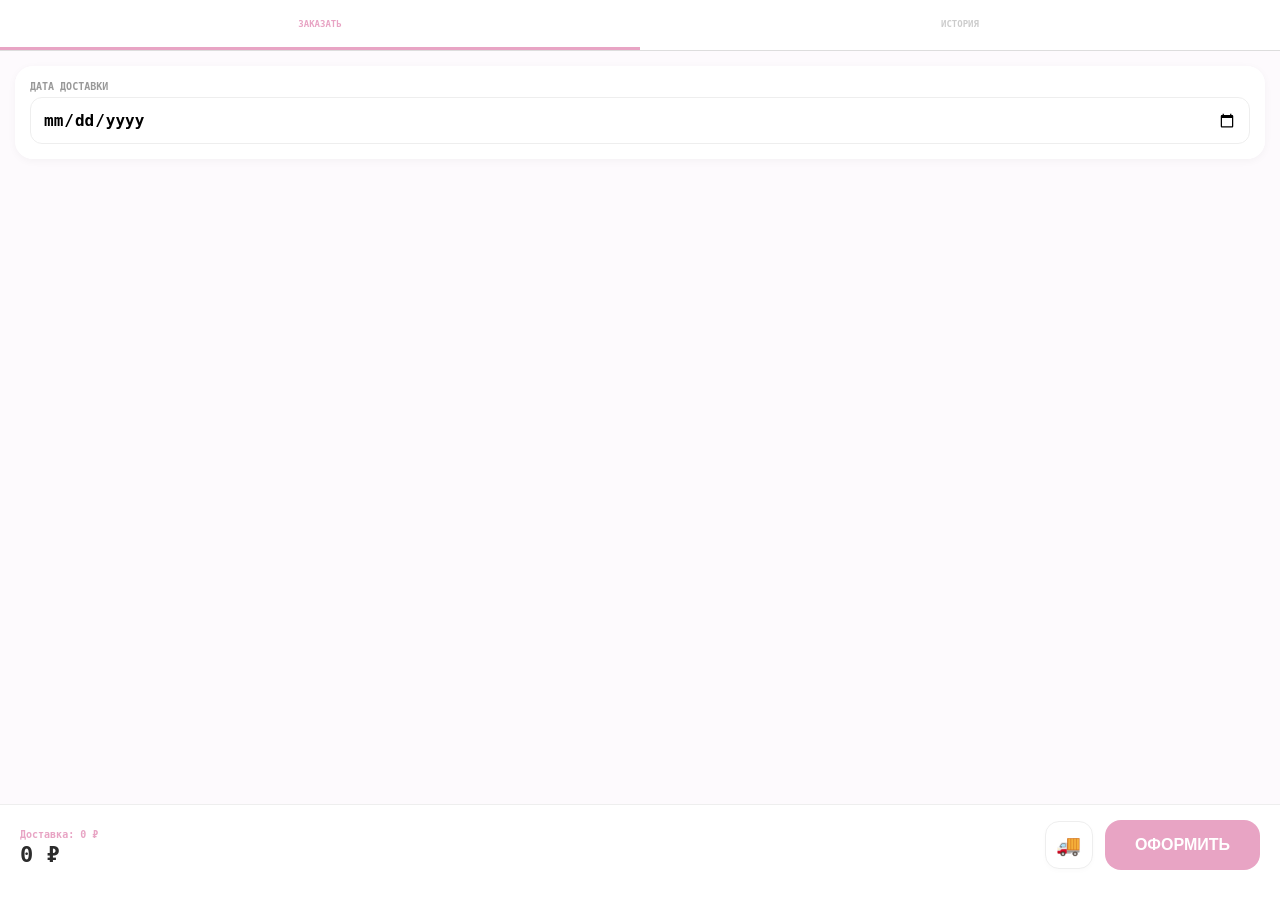
<file: index.html>
<!DOCTYPE html>
<html lang="ru">
<head>
    <meta charset="UTF-8">
    <meta name="viewport" content="width=device-width, initial-scale=1.0, maximum-scale=1.0, user-scalable=no">
    <script src="https://telegram.org/js/telegram-web-app.js"></script>
    <style>
        @font-face {
            font-family: 'GeistMono';
            src: url('https://raw.githubusercontent.com/stasbro00812444-boop/moline_bot/refs/heads/main/fonts/GeistMono-Regular.woff2') format('woff2');
            font-weight: 400; font-display: swap;
        }
        @font-face {
            font-family: 'GeistMono';
            src: url('https://raw.githubusercontent.com/stasbro00812444-boop/moline_bot/refs/heads/main/fonts/GeistMono-Medium.woff2') format('woff2');
            font-weight: 600; font-display: swap;
        }
        :root { --main: #e8a4c4; --bg: #fdfafd; --text: #2c2c2c; }
        body { 
            font-family: 'GeistMono', monospace; background-color: var(--bg);
            background-image: url('https://raw.githubusercontent.com/stasbro00812444-boop/moline_bot/refs/heads/main/LOGO.png');
            background-repeat: repeat; background-size: 100px; background-attachment: fixed;
            margin: 0; padding: 0; color: var(--text); -webkit-tap-highlight-color: transparent; 
        }
        body::before { content: ""; position: fixed; top: 0; left: 0; right: 0; bottom: 0; background: rgba(253, 250, 253, 0.94); z-index: -1; }
        .tabs { display: flex; background: rgba(255, 255, 255, 0.9); backdrop-filter: blur(10px); border-bottom: 1px solid #ddd; position: sticky; top: 0; z-index: 100; height: 50px; }
        .tab { flex: 1; display: flex; align-items: center; justify-content: center; font-weight: 800; color: #ccc; cursor: pointer; font-size: 9px; text-transform: uppercase; border-bottom: 3px solid transparent; text-align: center; }
        .tab.active { color: var(--main); border-bottom: 3px solid var(--main); }
        .m-bar { background: var(--main); color: #fff; padding: 12px 18px; display: flex; align-items: center; justify-content: space-between; font-size: 12px; font-weight: 700; }
        .btn-m { background: #fff; color: var(--main); border: none; padding: 8px 12px; border-radius: 10px; font-weight: 800; cursor: pointer; }
        .container { padding: 15px; padding-bottom: 160px; }
        .card { background: rgba(255, 255, 255, 0.92); backdrop-filter: blur(5px); border-radius: 18px; padding: 15px; margin-bottom: 12px; box-shadow: 0 2px 8px rgba(0,0,0,0.04); position: relative; overflow: hidden; transition: max-height 0.3s ease; }
        .copy-banner { background: #fff3f9; border: 1.5px dashed var(--main); border-radius: 18px; margin-bottom:12px; padding: 12px; display: none; }
        .btn-cancel { background: #fff; color: #ff4d4d; border: 1px solid #ff4d4d; padding: 4px 10px; border-radius: 8px; font-size: 10px; font-weight: 800; cursor: pointer; margin-top: 8px; }
        .row { display: flex; align-items: center; justify-content: space-between; }
        .cat { font-size: 11px; font-weight: 900; color: var(--main); margin: 15px 0 8px 5px; text-transform: uppercase; }
        .stepper { display: flex; align-items: center; background: #fff; border-radius: 12px; padding: 4px; border: 1.5px solid #e8a4c466; }
        .btn-s { border: none; color: var(--main); font-size: 22px; font-weight: 800; background: none; width: 34px; cursor: pointer; }
        .q-input { width: 40px; border: none; background: none; text-align: center; font-weight: 800; font-size: 16px; outline: none; }
        .btn-repeat { background: #eee; border: none; width: 100%; padding: 8px; border-radius: 10px; font-weight: 800; font-size: 10px; text-transform: uppercase; cursor: pointer; margin-top: 10px; color: #777; }
        .footer { position: fixed; bottom: 0; width: 100%; background: rgba(255, 255, 255, 0.95); backdrop-filter: blur(10px); padding: 15px 20px 30px; border-top: 1px solid #eee; box-sizing: border-box; z-index: 100; }
        .btn-send { background: var(--main); color: #fff; border: none; padding: 16px; border-radius: 16px; font-weight: 800; width: 100%; font-size: 16px; cursor: pointer; }
        .edit-icon { color: var(--main); font-size: 20px; cursor: pointer; margin-left: 10px; }
        .del-icon { color: #ff4d4d; font-size: 20px; cursor: pointer; margin-left: 15px; }
        .hidden { display: none !important; }
        input[type="date"], select { border: 1px solid #eee; padding: 12px; border-radius: 12px; width: 100%; box-sizing: border-box; font-weight: 700; font-size: 16px; background: #fff; outline: none; -webkit-appearance: none; }
        .admin-select-partner { display: block; width: 100%; padding: 12px; margin-bottom: 5px; background: #fff; border: 1px solid #eee; border-radius: 10px; font-weight: 700; text-align: left; cursor: pointer; font-size: 13px; }
        .block-toggle { display: flex; align-items: center; gap: 8px; font-size: 11px; font-weight: 800; }
        .block-toggle input { width: 18px; height: 18px; accent-color: #ff4d4d; cursor: pointer; }
        
        .loader-overlay { position: fixed; top: 0; left: 0; right: 0; bottom: 0; background: rgba(253, 250, 253, 0.85); backdrop-filter: blur(8px); z-index: 9999; display: flex; flex-direction: column; align-items: center; justify-content: center; transition: opacity 0.3s ease; }
        .loader-text { font-size: 14px; font-weight: 800; color: var(--main); margin-top: 20px; text-transform: uppercase; letter-spacing: 1px; }
        .spinner { border: 4px solid rgba(232, 164, 196, 0.25); border-top: 4px solid var(--main); border-radius: 50%; width: 45px; height: 45px; animation: spin 1s linear infinite; }
        @keyframes spin { 0% { transform: rotate(0deg); } 100% { transform: rotate(360deg); } }

        .modal-overlay { position: fixed; top: 0; left: 0; right: 0; bottom: 0; background: rgba(0,0,0,0.4); backdrop-filter: blur(3px); z-index: 10000; display: flex; flex-direction: column; align-items: center; justify-content: flex-end; padding-bottom: 30px; transition: opacity 0.3s ease; }
        .delivery-option-btn { background: #eee; color: #777; padding: 16px; border-radius: 12px; font-weight: 800; font-size: 14px; text-align: center; margin-bottom: 10px; cursor: pointer; transition: 0.2s; border: 2px solid transparent; }
        .delivery-option-btn.active { background: #fff3f9; color: var(--main); border-color: var(--main); }

        .info-modal-overlay { position: fixed; top: 0; left: 0; right: 0; bottom: 0; background: rgba(0, 0, 0, 0.55); backdrop-filter: blur(4px); z-index: 10001; display: flex; flex-direction: column; align-items: center; justify-content: center; opacity: 0; pointer-events: none; transition: opacity 0.3s ease; padding: 20px; box-sizing: border-box; }
        .info-modal-overlay.active { opacity: 1; pointer-events: auto; }
        .info-card { background: var(--bg); border-radius: 24px; width: 100%; max-width: 340px; overflow: hidden; box-shadow: 0 10px 30px rgba(0,0,0,0.2); transform: translateY(20px); transition: transform 0.3s ease; display: flex; flex-direction: column; max-height: 85vh; }
        .product-photo[hidden] { display:none; }
        .product-photo { margin:-24px -20px 20px; }
        .product-photo img { display:block;width:100%;height:auto; }
        .info-content { padding: 24px 20px 20px; overflow-y: auto; background: var(--bg); }
        .info-title { font-family: 'GeistMono', monospace; font-size: 19px; font-weight: 600; color: #2c2c2c; margin-bottom: 15px; text-transform: uppercase; letter-spacing: 0.3px; }
        .info-row { display: flex; flex-direction: column; margin-bottom: 12px; border-bottom: 1px dashed #eee; padding-bottom: 8px; }
        .info-row:last-child { border-bottom: none; }
        .info-cols { display: flex; gap: 20px; margin-bottom: 4px; }
        .info-col { display: flex; flex-direction: column; min-width: 0; }
        .info-label { font-family: 'GeistMono', monospace; font-size: 10px; font-weight: 600; color: var(--main); text-transform: uppercase; margin-bottom: 4px; letter-spacing: 0.3px; }
        .info-val { font-family: 'GeistMono', monospace; font-size: 13px; font-weight: 400; color: #444; line-height: 1.4; }
        .info-close-btn { background: var(--bg); border-top: 1px solid #eee; padding: 15px; text-align: center; color: #ff4d4d; font-weight: 800; font-size: 14px; cursor: pointer; }

        /* --- НОВОЕ: баннер статуса связи --- */
        /* уведомления о связи убраны по просьбе — вместо них просто блюр + спиннер */
        .recovery-screen {position:fixed;inset:0;z-index:30000;background:var(--bg);overflow-y:auto;overscroll-behavior:contain;padding:24px 20px calc(24px + env(safe-area-inset-bottom));box-sizing:border-box;}
        .recovery-content {max-width:560px;margin:0 auto;overflow-wrap:anywhere;}
        .recovery-content h1 {font-size:26px;line-height:1.2;margin:16px 0 16px;letter-spacing:-.025em;}
        .recovery-content h2 {font-size:19px;line-height:1.4;margin:28px 0 6px;}
        .recovery-content p {font-size:16px;line-height:1.55;margin:0 0 14px;}
        .recovery-items {list-style:none;padding:0;margin:20px 0 28px;border-top:1px solid #decbd5;}
        .recovery-items li {display:flex;gap:16px;justify-content:space-between;padding:14px 0;border-bottom:1px solid #decbd5;font-size:16px;line-height:1.45;}
        .recovery-items strong {flex-shrink:0;white-space:nowrap;font-weight:600;}
        .recovery-items span {min-width:0;}
        .recovery-note {background:#f8e6ef;padding:16px;color:#563347;}
        .recovery-actions {display:grid;gap:10px;}
        .recovery-button,.recovery-launch {font:inherit;font-size:16px;line-height:1.4;min-height:48px;padding:14px 16px;border:0;border-radius:12px;background:var(--main);color:#2c2c2c;cursor:pointer;}
        .recovery-button.secondary {background:#f1e9ed;}
        .recovery-button:focus-visible,.recovery-launch:focus-visible,.recovery-copy:focus-visible {outline:3px solid #783b5c;outline-offset:3px;}
        .recovery-button:hover {filter:brightness(.97);}
        .recovery-button:disabled {opacity:.65;cursor:wait;}
        .recovery-launch {display:block;width:calc(100% - 30px);margin:14px 15px;text-align:left;background:#f8e6ef;}
        .recovery-copy {box-sizing:border-box;width:100%;min-height:220px;padding:14px;font:inherit;font-size:16px;line-height:1.5;margin:20px 0;resize:vertical;}
        .recovery-content ::selection {background:#e8a4c4;color:#2c2c2c;}

    </style>
</head>
<body>
    <div id="ui-loader" class="loader-overlay hidden">
        <div class="spinner"></div>
        <div class="loader-text" id="ui-loader-text">Обработка...</div>
    </div>

    <!-- ВЫБОР ДОСТАВКИ -->
    <div id="delivery-modal" class="modal-overlay hidden">
        <div class="card" style="width: 90%; max-width: 400px; padding: 25px 20px;">
            <div style="font-size: 15px; font-weight: 900; color: #2c2c2c; margin-bottom: 20px; text-align:center;">ВЫБЕРИТЕ СПОСОБ ПОЛУЧЕНИЯ</div>
            <div class="delivery-option-btn active" id="modal-opt-deliv" onclick="selectDelivery(false)">🚚 ДОСТАВКА ЦЕХА</div>
            <div class="delivery-option-btn" id="modal-opt-self" onclick="selectDelivery(true)">📦 САМОВЫВОЗ (БЕСПЛАТНО)</div>
            <button class="btn-cancel" style="width:100%; font-size:14px; margin-top:10px; padding:14px;" onclick="hideDeliveryModal()">ЗАКРЫТЬ</button>
        </div>
    </div>

    <div id="product-info-modal" class="info-modal-overlay" onclick="closeProductInfo(event)">
        <div class="info-card" onclick="event.stopPropagation()">
            <div class="info-content">
                <div id="pi-photo" class="product-photo" hidden></div>
                <div class="info-title" id="pi-title">Название</div>
                <div class="info-row"><span class="info-label">Состав</span><span class="info-val" id="pi-comp">-</span></div>
                <div class="info-row"><span class="info-label">КБЖУ</span><span class="info-val" id="pi-kbju">-</span></div>
                <div class="info-cols">
                    <div class="info-col"><span class="info-label">Вес</span><span class="info-val" id="pi-weight">-</span></div>
                    <div class="info-col"><span class="info-label">Срок</span><span class="info-val" id="pi-shelf">-</span></div>
                </div>
            </div>
            <div class="info-close-btn" onclick="closeProductInfo()">ЗАКРЫТЬ</div>
        </div>
    </div>

    <!-- МЕНЮ ВКЛАДОК -->
    <div class="tabs" id="tab-bar">
        <div id="t1" class="tab active" onclick="tab('order')">ЗАКАЗАТЬ</div>
        <div id="t2" class="tab" onclick="tab('hist')">ИСТОРИЯ</div>
        <div id="t5" class="tab hidden" onclick="tab('billing')">СЧЕТА 💳</div>
        <div id="t3" class="tab hidden" onclick="tab('admin')">АДМИН ⚡️</div>
        <div id="t4" class="tab hidden" onclick="tab('partners_list')">ПАРТНЕРЫ 👥</div>
    </div>

    <div id="m-bar" class="m-bar hidden"><span>Изменить после 11:00?</span><button class="btn-m" onclick="tg.openTelegramLink('https://t.me/molinebymonk')">МЕНЕДЖЕР</button></div>
    
    <div id="p1" class="container">
        <div id="copy-notify" class="copy-banner">
            <div id="copy-text" style="font-size:11px; color:var(--main); font-weight:800; text-align:center;"></div>
            <div style="text-align:center;"><button class="btn-cancel" onclick="cancelBuffer()">ОТМЕНИТЬ</button></div>
        </div>

        <div class="card" id="shop-selector-box" style="display:none;">
            <div style="font-size: 10px; font-weight: 800; color: #999; margin-bottom: 5px;">ВЫБЕРИТЕ КОФЕЙНЮ</div>
            <select id="shop-select" onchange="onShopChange()"></select>
        </div>

        <div class="card">
            <div style="font-size: 10px; font-weight: 800; color: #999; margin-bottom: 5px;">ДАТА ДОСТАВКИ</div>
            <input type="date" id="dt" onchange="onDateChange()">
        </div>
        <div id="menu"></div>
    </div>

    <div id="p2" class="container hidden"></div>

    <div id="p3" class="container hidden">
        <button class="btn-send" style="margin-bottom: 15px;" onclick="showPartnerList()">+ СОЗДАТЬ НОВЫЙ ЗАКАЗ</button>
        <div id="partner-list-modal" class="card hidden">
            <div style="font-size: 10px; font-weight: 800; color: #999; margin-bottom: 10px;">ВЫБЕРИТЕ ПАРТНЕРА И ТОЧКУ</div>
            <div id="partners-btns"></div>
            <button class="btn-cancel" style="width:100%; font-size:12px;" onclick="hidePartnerList()">ЗАКРЫТЬ</button>
        </div>
        <div class="card"><div style="font-size: 10px; font-weight: 800; color: #999; margin-bottom: 5px;">ПРОСМОТР ЗАКАЗОВ НА ДАТУ</div><input type="date" id="dt-admin" onchange="renderAdmin()"></div>
        <div id="admin-list"></div>
    </div>

    <div id="p4" class="container hidden">
        <div class="cat">Управление партнерами</div>
        <div id="partners-settings-list"></div>
    </div>

    <!-- КОНТЕЙНЕР ДЛЯ СЧЕТОВ -->
    <div id="p5" class="container hidden">
        <div class="cat">Взаиморасчеты (Т-Бизнес)</div>
        <button class="btn-send" style="margin-bottom: 15px;" onclick="generateTestInvoice()">+ ВЫСТАВИТЬ ТЕСТОВЫЙ СЧЕТ (100 ₽)</button>
        <div id="billing-list"></div>
    </div>

    <div class="footer" id="f">
        <div class="row">
            <div style="flex:1;">
                <span id="delivery-info" style="font-size:10px; color:var(--main); font-weight:800">Доставка: 0 ₽</span><br>
                <b id="tot" style="font-size:22px">0 ₽</b>
            </div>
            <button id="delivery-icon-btn" onclick="showDeliveryModal()" style="background:#fff; border:1.5px solid #eee; border-radius:14px; width:48px; height:48px; display:flex; align-items:center; justify-content:center; font-size:20px; margin-right:12px; cursor:pointer; box-shadow: 0 2px 5px rgba(0,0,0,0.02);">🚚</button>
            <button class="btn-send" style="width: auto; padding: 16px 30px;" onclick="send()">ОФОРМИТЬ</button>
        </div>
    </div>

<script>
    const tg = window.Telegram.WebApp;
    const API = 'https://moline-proxy.duckdns.org/gas-proxy';
    // Временный замер загрузки. Не содержит товаров, заказов или токенов.
    const loadTrace = [];
    function traceLoad(message) {
        loadTrace.push((performance.now() / 1000).toFixed(1) + ' с — ' + message);
        if (loadTrace.length > 35) loadTrace.shift();
    }
    function requestLabel(url, options) {
        if (options.method === 'POST') return 'Запись';
        if (url.includes('type=menu')) return 'Меню';
        if (url.includes('type=admin_all')) return 'Админ';
        return 'История';
    }
    traceLoad('Запущен код приложения');
    function showLoadTrace() {
        const report = 'MOLINE: замер загрузки\nВремя от начала открытия страницы\n\n' + loadTrace.join('\n');
        const previous = document.getElementById('load-trace-panel');
        if (previous) previous.remove();
        const panel = document.createElement('div');
        panel.id = 'load-trace-panel';
        panel.style.cssText = 'position:fixed;inset:0;z-index:20000;background:rgba(0,0,0,.55);display:flex;align-items:center;justify-content:center;padding:18px;box-sizing:border-box;';
        panel.innerHTML = '<div style="width:100%;max-width:480px;background:#fff;border-radius:18px;padding:18px;box-sizing:border-box;"><b style="font-size:14px;">ЗАМЕР ЗАГРУЗКИ · V2</b><textarea class="trace-text" readonly style="display:block;width:100%;height:60vh;box-sizing:border-box;margin:12px 0;padding:10px;border:1px solid #ddd;border-radius:8px;font:12px monospace;line-height:1.5;color:#222;background:#fafafa;"></textarea><div style="display:flex;gap:8px;"><button class="trace-copy" style="flex:1;padding:12px;border:0;border-radius:8px;background:#e8a4c4;color:#222;">КОПИРОВАТЬ</button><button class="trace-close" style="flex:1;padding:12px;border:1px solid #ddd;border-radius:8px;background:#fff;">ЗАКРЫТЬ</button></div></div>';
        const text = panel.querySelector('.trace-text');
        text.value = report;
        panel.querySelector('.trace-close').onclick = () => panel.remove();
        const copy = panel.querySelector('.trace-copy');
        copy.onclick = async () => {
            try {
                await navigator.clipboard.writeText(text.value);
                copy.textContent = 'СКОПИРОВАНО';
            } catch (e) {
                text.focus();
                text.select();
                text.setSelectionRange(0, text.value.length);
                copy.textContent = 'ТЕКСТ ВЫДЕЛЕН';
            }
        };
        panel.onclick = event => { if (event.target === panel) panel.remove(); };
        document.body.appendChild(panel);
    }

    const user = (tg.initDataUnsafe?.user?.username || "id_" + tg.initDataUnsafe?.user?.id).toLowerCase().replace('@', '');

    // Support v6.2. Telemetry is best effort and never blocks ordering.
    let supportIdentity=null, customerMode=false, supportLastMenu=null, supportLastHistory=[];
    let supportEvents=[], supportFlushing=false, supportPanel=null, supportClients=[];
    const supportSession=Date.now().toString(36)+'-'+Math.random().toString(36).slice(2,10);
    const supportStorageKey=/^\d+$/.test(String(tg.initDataUnsafe?.user?.id||''))?'moline_support_events_v64_'+tg.initDataUnsafe.user.id:null;
    let supportSequence=0;
    try{const entries=JSON.parse(supportStorageKey?localStorage.getItem(supportStorageKey)||'[]':'[]');
        if(Array.isArray(entries))supportEvents=entries.filter(e=>e&&typeof e.kind==='string'&&typeof e.eventId==='string'&&Number.isFinite(e.clientTime)&&Date.now()-e.clientTime<7*86400000&&e.clientTime<Date.now()+60000).slice(-200);
    }catch(e){}
    function persistSupportEvents(){
        try{
            if(!supportStorageKey)return;
            let raw=JSON.stringify(supportEvents);
            while(supportEvents.length>1&&new TextEncoder().encode(raw).length>256*1024){
                const noise=supportEvents.findIndex(e=>['read_start','read_result'].includes(e.kind));supportEvents.splice(noise>=0?noise:0,1);raw=JSON.stringify(supportEvents);
            }
            localStorage.setItem(supportStorageKey,raw);
        }catch(e){try{if(supportStorageKey)localStorage.removeItem(supportStorageKey);}catch(ignore){}}
    }
    function supportEvent(kind,details={}) {
        supportEvents.push({kind,...details,eventId:supportSession+'-'+(++supportSequence),session:supportSession,clientTime:Date.now()});
        while(supportEvents.length>200){const noise=supportEvents.findIndex(e=>['read_start','read_result'].includes(e.kind));supportEvents.splice(noise>=0?noise:0,1);}
        persistSupportEvents();
    }
    async function supportCall(type,extra={}) {
        if(!tg.initData)throw new Error('Откройте приложение из Telegram.');
        const c=new AbortController(),timer=setTimeout(()=>c.abort(),15000);
        try{
            const r=await fetch(API,{method:'POST',headers:{'Content-Type':'text/plain;charset=UTF-8'},body:JSON.stringify({type,initData:tg.initData,...extra}),signal:c.signal});
            const data=await r.json();if(!r.ok){const e=new Error(data.error||'Диагностика временно недоступна.');e.status=r.status;throw e;}return data;
        }finally{clearTimeout(timer);}
    }
    async function flushSupportEvents() {
        if(supportFlushing||!supportEvents.length||!tg.initData)return;
        supportFlushing=true;const batch=supportEvents.slice(0,20);
        try{await supportCall('support_events',{events:batch});
            const ids=new Set(batch.map(e=>e.eventId));supportEvents=supportEvents.filter(e=>!ids.has(e.eventId));persistSupportEvents();
            if(supportEvents.length)setTimeout(flushSupportEvents,1000);
        }catch(e){} finally{supportFlushing=false;}
    }
    function supportButton(label,fn){const b=document.createElement('button');b.type='button';b.textContent=label;b.className='btn-repeat';b.style.cssText='padding:12px;margin:4px 0;';b.onclick=fn;return b;}
    function supportText(parent,text,tag='div'){const el=document.createElement(tag);el.textContent=text;el.style.cssText='white-space:pre-wrap;overflow-wrap:anywhere;margin:8px 0;';parent.appendChild(el);return el;}
    function supportToolbar(){
        let bar=document.getElementById('support-toolbar');
        if(!supportIdentity?.canDiagnose){if(bar)bar.remove();return;}
        if(!bar){bar=document.createElement('div');bar.id='support-toolbar';bar.style.cssText='padding:8px 16px;display:flex;flex-wrap:wrap;gap:8px;background:#fff2f7;';document.getElementById('tab-bar').after(bar);}
        bar.replaceChildren();
        bar.appendChild(supportButton(customerMode?'Вернуться в админку':'Режим клиента',()=>{
            if(editUser||sendingOrder){orderStatus('Сначала завершите редактирование заказа.');return;}
            if(Object.keys(currentCart).length){orderStatus('Сначала завершите работу с корзиной.');return;}
            customerMode=!customerMode;supportEvent('view_mode',{status:customerMode?'customer':'admin'});
            if(supportLastMenu)applyLoadedData(supportLastMenu,historyData);
            supportToolbar();
        }));
        bar.appendChild(supportButton('Клиенты и заказы',openSupport));
        bar.appendChild(supportButton('Замер загрузки',showLoadTrace));
        for(const b of bar.querySelectorAll('button')){b.style.width='auto';b.style.flex='1 1 140px';b.style.fontSize='12px';b.style.margin='0';}
    }
    function supportTime(value){if(!value)return '—';return new Date(typeof value==='number'&&value<100000000000?value*1000:value).toLocaleString('ru-RU');}
    async function initSupport(){
        try{
            const next=await supportCall('support_identity');
            const changed=!supportIdentity||next.canDiagnose!==supportIdentity.canDiagnose||next.role!==supportIdentity.role;
            supportIdentity=next;if(!next.canDiagnose)customerMode=false;supportToolbar();
            if(changed&&supportLastMenu)applyLoadedData(supportLastMenu,historyData);
        }catch(e){if(e.status===401||e.status===403){supportIdentity={isAdmin:false,canDiagnose:false};customerMode=false;supportToolbar();if(supportLastMenu)applyLoadedData(supportLastMenu,historyData);}} // failure of support never hides the order interface
    }
    async function openSupport(){
        if(!supportIdentity?.canDiagnose)return;
        if(supportPanel)supportPanel.remove();
        const panel=document.createElement('div');supportPanel=panel;
        panel.style.cssText='position:fixed;inset:0;background:#fdfafd;z-index:20000;overflow:auto;padding:18px;box-sizing:border-box;';
        document.body.appendChild(panel);
        panel.appendChild(supportButton('← Вернуться',()=>{panel.remove();if(supportPanel===panel)supportPanel=null;}));
        supportText(panel,'Клиенты и заказы','h2');
        supportText(panel,'Выбери клиента, чтобы проверить его заказы, ошибки и меню.');
        const search=document.createElement('input');search.placeholder='Найти по точке или аккаунту';
        search.style.cssText='width:100%;padding:12px;box-sizing:border-box;margin-bottom:10px;';panel.appendChild(search);
        const select=document.createElement('select');select.style.cssText='width:100%;padding:12px;box-sizing:border-box;';panel.appendChild(select);
        const box=document.createElement('div');panel.appendChild(box);
        const draw=()=>{const previous=select.value;select.replaceChildren();const placeholder=document.createElement('option');placeholder.value='';placeholder.textContent='Выбрать клиента…';select.appendChild(placeholder);
            const q=search.value.trim().toLowerCase();
            for(const p of supportClients.filter(p=>(p.names.join(' ')+' '+p.uid).toLowerCase().includes(q)).sort((a,b)=>a.names.join(' ').localeCompare(b.names.join(' '),'ru'))){const option=document.createElement('option');option.value=p.uid;option.textContent=p.names.join(', ')+' · '+p.uid;select.appendChild(option);}
            if([...select.options].some(o=>o.value===previous))select.value=previous;
        };
        search.oninput=draw;
        select.onchange=()=>{const p=supportClients.find(p=>p.uid===select.value);if(p)showSupportClient(p,box);else{box.dataset.target='';box.replaceChildren();}};
        try{
            supportText(box,'Загрузка списка клиентов…');supportClients=(await supportCall('support_clients')).clients;
            if(supportPanel!==panel)return;draw();box.replaceChildren();supportText(box,'После выбора клиента здесь появятся его данные.');
        }catch(e){box.replaceChildren();supportText(box,'Не удалось открыть список. Расширенный доступ требует роли sis-admin в таблице.');box.appendChild(supportButton('Повторить',openSupport));}
    }
    function supportError(code){return ({empty_cart:'Корзина пустая',empty_cart_after_refresh:'После обновления в корзине не осталось товаров',receipt_absent_confirmed:'Отправка не найдена на сервере; исходные данные сохранены на устройстве',minimum_quantity:'Не набрано минимальное количество для этого клиента',menu_not_ready:'Не удалось подтвердить меню',previous_unconfirmed:'Предыдущая отправка ещё не подтверждена',cart_changed:'Корзина изменилась во время проверки',cart_changed_after_confirmation:'После подтверждения изменились состав, цена или дата',already_sending:'Повторное нажатие во время текущей операции',existing_order:'Такой заказ уже найден в истории',receipt_storage_failed:'Не удалось сохранить подтверждение на устройстве',invalid_receipt:'Ответ не содержит корректного подтверждения сохранения',upstream_timeout:'Google не ответил вовремя',AbortError:'Истекло время ожидания',TypeError:'Не удалось выполнить сетевой запрос',menu_refresh_required:'Нужно обновить меню',menu_prices_changed:'Цены в корзине отличаются от текущего меню',partner_blocked:'Клиент заблокирован',invalid_order_shop:'Точка не соответствует аккаунту',invalid_ack:'Не получено корректное подтверждение',window_error:'Ошибка в интерфейсе',unhandled_rejection:'Незавершённая операция в интерфейсе'})[code]||code||'Причина не указана';}
    function supportIsError(row){const e=row.event;return ['read_error','order_error','runtime_error','order_transport_error','order_refresh_error','order_local_warning'].includes(e.kind)||(e.kind==='order_stop'&&!['existing_order','already_sending'].includes(e.code))||e.http>=400||e.status==='rejected'||(e.kind==='menu_gate'&&e.status==='not_ready');}
    function supportOrderCard(parent,r){
        const card=document.createElement('div');card.className='card';parent.appendChild(card);
        supportText(card,r.date.split('-').reverse().join('.')+' · '+r.shopName,'b');
        supportText(card,({queued:'Заказ сохранён, ожидает синхронизации',synced:'Google подтвердил обработку',rejected:'Заказ отклонён'})[r.status]||r.status);
        supportText(card,'Оформление: '+supportTime(r.acceptedAt));
        supportText(card,Object.entries(r.items||{}).map(([name,i])=>name+' × '+i.qty).join(', '));
        if(r.error)supportText(card,'Последняя причина: '+supportError(r.error));
        const technical=document.createElement('details');supportText(technical,'Подробности отправки','summary');
        supportText(technical,'ID заказа: '+r.id+'\nПопыток: '+r.attempts+'\nПодтверждение Google: '+supportTime(r.syncedAt));
        technical.appendChild(supportButton('Скопировать ID заказа',async()=>{try{await navigator.clipboard.writeText(r.id);}catch(e){supportText(technical,r.id);}}));card.appendChild(technical);
    }
    async function showSupportClient(client,box){
        const target=client.uid;box.dataset.target=target;box.replaceChildren();supportText(box,'Загрузка данных…');
        try{
            const data=await supportCall('support_client',{target});if(box.dataset.target!==target)return;
            box.replaceChildren();supportText(box,client.names.join(', '),'h3');
            const roles={user:'Клиент',admin:'Администратор','sis-admin':'Системный администратор'};
            supportText(box,(roles[data.client.role]||data.client.role)+' · '+(data.client.blocked?'Доступ закрыт':'Доступ открыт'));
            box.appendChild(supportButton('Обновить данные',()=>showSupportClient(client,box)));
            const errors=data.events.filter(supportIsError);
            supportText(box,'Отправок в журнале: '+data.orders.length+' · Событий с ошибками: '+errors.length);
            const nav=document.createElement('div');nav.style.cssText='display:flex;gap:6px;flex-wrap:wrap;margin:12px 0;';box.appendChild(nav);
            const content=document.createElement('div');box.appendChild(content);
            const views={
                'Заказы':()=>{
                    supportText(content,'Заказы, которые дошли до сервера','h3');
                    if(!data.orders.length)supportText(content,'Отправок нет. Если клиент пытался оформить заказ, посмотри вкладку «Ошибки» и «События».');
                    for(const r of data.orders.slice().reverse())supportOrderCard(content,r);
                    const history=document.createElement('details');supportText(history,'История из серверной копии','summary');
                    supportText(history,'Обновлена: '+supportTime(data.snapshot?.historyAt));
                    for(const h of (data.snapshot?.history||[]).slice().sort((a,b)=>b.date.localeCompare(a.date)).slice(0,30))supportText(history,h.date+' · '+h.shopName+' · '+h.total+' ₽\n'+h.items.map(i=>i.name+' × '+i.qty).join(', '));
                    content.appendChild(history);
                    supportText(content,'Подтверждение Google — результат обработки отправки. Наличие строки в таблице на данный момент этим экраном не проверяется.');
                },
                'Ошибки':()=>{
                    supportText(content,'Ошибки, полученные с устройства','h3');
                    if(!errors.length)supportText(content,'Ошибок не получено. Это не гарантирует, что их не было: старые версии приложения и устройства без связи могли не передать события.');
                    for(const row of errors){const e=row.event;const card=document.createElement('div');card.className='card';content.appendChild(card);supportText(card,supportTime(row.event.clientTime||row.receivedAt),'b');
                        supportText(card,(e.stage?e.stage+': ':'')+supportError(e.code||((e.http>=400)?'HTTP '+e.http:e.status==='rejected'?'Получен отказ':'Меню не подтверждено')));
                        if(e.date||e.shopName)supportText(card,[e.date,e.shopName].filter(Boolean).join(' · '));
                        if(e.requestId)supportText(card,'ID заказа: '+e.requestId);
                        if(e.attemptId)supportText(card,'Попытка оформления: '+e.attemptId);
                        if(Number.isFinite(e.quantity))supportText(card,'Количество единиц: '+e.quantity);
                        if(e.items?.length){const cart=document.createElement('details');supportText(cart,'Корзина при нажатии (не подтверждение заказа)','summary');supportText(cart,e.items.map(i=>i.name+' × '+i.qty+' · '+i.price+' ₽').join('\n'));card.appendChild(cart);}
                        if(e.line)supportText(card,'Строка интерфейса: '+e.line+(e.column?':'+e.column:''));
                        supportText(card,'Получено сервером: '+supportTime(row.receivedAt));
                    }
                },
                'События':()=>{
                    supportText(content,'Последние действия и ответы','h3');supportText(content,'Основное время — часы устройства. Время получения сервером указано отдельно.');
                    const names={app_open:'Приложение открыто',read_start:'Началась загрузка',read_result:'Получен ответ',read_error:'Ошибка загрузки',order_start:'Началась отправка заказа',order_result:'Получен результат оформления',order_error:'Ошибка оформления',receipt_result:'Проверена прежняя отправка',menu_gate:'Проверено меню',runtime_error:'Ошибка интерфейса',view_mode:'Изменён режим',order_click:'Нажато «Оформить»',order_check:'Проверка перед оформлением',order_stop:'Оформление остановлено',order_confirmation:'Подтверждение заказа',order_confirmed:'Клиент подтвердил заказ',order_cancel:'Клиент отменил оформление',order_request_prepared:'Подготовлена отправка',order_send_attempt:'Попытка отправки',order_ack:'Получен ответ сервера',order_transport_error:'Ошибка отправки',order_success_shown:'Показано «Заказ оформлен»',order_refresh_error:'Заказ принят, история не обновилась',order_local_warning:'Не сохранено локальное подтверждение',order_http:'HTTP-ответ на отправку',receipt_http:'HTTP-ответ при проверке отправки'};
                    if(!data.events.length)supportText(content,'Событий пока нет. Сбор начинается после обновления приложения у клиента.');
                    for(const row of data.events){const e=row.event;const card=document.createElement('div');card.className='card';content.appendChild(card);
                        supportText(card,supportTime(row.event.clientTime||row.receivedAt)+' · '+(names[e.kind]||e.kind),'b');
                        supportText(card,[({click:'Нажатие',history_lookup:'Поиск прежнего заказа',previous_receipts:'Проверка прежней отправки',menu_before_confirmation:'Меню до подтверждения',menu_after_confirmation:'Меню после подтверждения',quantity:'Количество товаров',confirmation:'Окно подтверждения',prepare_request:'Подготовка заказа',local_receipt:'Сохранение номера отправки',transmit:'Отправка',refresh_history:'Обновление истории'})[e.stage]||e.stage,e.http?'HTTP '+e.http:'',e.status?({checking:'Сервер ещё принимает отправку',not_found:'Отправка не найдена на сервере',queued:'Сохранён на сервере',synced:'Обработка подтверждена',rejected:'Получен отказ',not_ready:'Меню не подтверждено',started:'Начато',complete:'Завершено',parsing:'Читается ответ',parsed:'Данные разобраны',requested:'Запрошено окно',opened:'Окно показано',confirmed:'Подтверждено',cancelled:'Отменено',new_request:'Новая отправка',same_id_retry:'Повтор с прежним ID',accepted:'Заказ принят',unconfirmed:'Подтверждения нет',not_sent:'Не отправлено'})[e.status]||e.status:'',e.code?supportError(e.code):'',e.date,e.shopName].filter(Boolean).join(' · '));
                        if(e.requestId)supportText(card,'ID заказа: '+e.requestId);
                        if(e.attemptId)supportText(card,'Попытка оформления: '+e.attemptId);
                        if(Number.isFinite(e.quantity))supportText(card,'Количество единиц: '+e.quantity);
                        if(e.items?.length){const cart=document.createElement('details');supportText(cart,'Корзина при нажатии (не подтверждение заказа)','summary');supportText(cart,e.items.map(i=>i.name+' × '+i.qty+' · '+i.price+' ₽').join('\n'));card.appendChild(cart);}
                        if(e.line)supportText(card,'Строка интерфейса: '+e.line+(e.column?':'+e.column:''));
                        supportText(card,'Получено сервером: '+supportTime(row.receivedAt));
                    }
                },
                'Меню':()=>{
                    supportText(content,'Меню клиента','h3');
                    if(!data.snapshot){supportText(content,'Копия меню ещё не загружена.');return;}
                    supportText(content,'Обновлено: '+supportTime(data.snapshot.menuAt));
                    supportText(content,'Доставка: '+(data.snapshot.deliveryCost??'—')+' ₽');
                    for(const p of data.snapshot.menu){const line=document.createElement('div');line.style.cssText='display:flex;justify-content:space-between;gap:12px;padding:10px 0;border-bottom:1px solid #eee;';supportText(line,p.name);supportText(line,p.price+' ₽');content.appendChild(line);}
                }
            };
            const buttons=[];
            function choose(name){content.replaceChildren();for(const b of buttons){b.style.background=b.textContent===name?'#e8a4c4':'#eee';b.setAttribute('aria-pressed',String(b.textContent===name));}views[name]();}
            for(const name of Object.keys(views)){const b=supportButton(name,()=>choose(name));b.style.width='auto';b.style.flex='1 1 100px';buttons.push(b);nav.appendChild(b);}
            choose(errors.length?'Ошибки':'Заказы');
        }catch(e){if(box.dataset.target!==target)return;box.replaceChildren();supportText(box,'Данные сейчас недоступны. Проверь роль sis-admin и повтори загрузку.');box.appendChild(supportButton('Повторить',()=>showSupportClient(client,box)));}
    }
    supportEvent('app_open');
    setInterval(flushSupportEvents,15000);
    document.addEventListener('visibilitychange',()=>{if(document.visibilityState==='hidden')flushSupportEvents();});
    window.addEventListener('error',e=>supportEvent('runtime_error',{code:e.error?.name||'window_error',line:Number(e.lineno)||0,column:Number(e.colno)||0}));
    window.addEventListener('unhandledrejection',e=>supportEvent('runtime_error',{code:e.reason?.name||'unhandled_rejection'}));

    let menuData = [], historyData = [], isAdmin = false, editUser = null, allPartners = [];
    let externalCatalog = {};
    let historyLoading = false;
    let menuVerified = false;
    let menuLoading = false;
    let menuRefreshPromise = null;
    let menuLoadVersion = 0;
    const menuIdentity = { uid: String(tg.initDataUnsafe?.user?.id || ''), user, api: API };
    const MENU_CACHE_MAX_AGE_MS = 24 * 60 * 60 * 1000;
    const menuCacheKey = 'moline_menu_cache_v2_' + menuIdentity.uid + '_' + user;
    let invoicesData = []; 
    let hasInn = false; 
    
    let currentCart = {}; 
    let currentDeliveryCost = 300;
    let currentMinimumOrderQty = 10;
    function minimumOrderQty(value) {
        if ((typeof value !== "number" && typeof value !== "string") || String(value).trim() === "") return 10;
        const qty=Number(value);
        return Number.isSafeInteger(qty) && qty>=1 && qty<=10000 ? qty : 10;
    }
    function orderMeetsMinimum() {
        const qty=Object.values(currentCart||{}).reduce((n,i)=>n+Number(i.qty),0);
        return isAdmin || qty>=currentMinimumOrderQty;
    }
    function minimumOrderMessage() { return "Минимальное количество для заказа — " + currentMinimumOrderQty + " шт."; } 
    let isSelfDelivery = localStorage.getItem('moline_self_delivery') === 'true';

    // =====================================================================
    // НОВОЕ: устойчивость к плохой связи
    // =====================================================================

    // Уведомления о статусе связи убраны по просьбе — вместо текста просто крутится
    // общий индикатор загрузки (блюр + спиннер), без каких-либо сообщений на экране.
    // Функции-пустышки оставлены, чтобы не переписывать все места вызова ниже.
    function showConnBanner() {}
    function hideConnBanner() {}

    // Анимированные точки в тексте загрузки — создают ощущение процесса, а не зависания.
    // Текст остаётся общим ("Загрузка"), никаких упоминаний сети/ошибок.
    let loaderDotsInterval = null;
    function showLoader() {
        document.getElementById('ui-loader').classList.remove('hidden');
        const el = document.getElementById('ui-loader-text');
        let step = 0;
        el.innerText = 'Загрузка';
        if (loaderDotsInterval) clearInterval(loaderDotsInterval);
        loaderDotsInterval = setInterval(() => {
            step = (step + 1) % 4;
            el.innerText = 'Загрузка' + '.'.repeat(step);
        }, 400);
    }
    function hideLoader() {
        document.getElementById('ui-loader').classList.add('hidden');
        if (loaderDotsInterval) { clearInterval(loaderDotsInterval); loaderDotsInterval = null; }
    }

    // fetch с таймаутом и автоповтором. Если сеть плохая — пробует ещё раз (до `tries` попыток)
    // вместо того чтобы просто зависнуть или молча упасть.
    async function fetchWithRetry(url, options = {}, tries = 3, timeoutMs = 15000, onRetry = null) {
        let lastErr = null;
        const label = requestLabel(url, options);
        for (let attempt = 1; attempt <= tries; attempt++) {
            supportEvent('read_start',{stage:label,attempt});
            traceLoad(label + ': попытка ' + attempt);
            const controller = new AbortController();
            const timer = setTimeout(() => controller.abort(), timeoutMs);
            try {
                const res = await fetch(url, { ...options, signal: controller.signal });
                clearTimeout(timer);
                traceLoad(label + ': HTTP ' + res.status + ', ' + (res.headers.get('content-type') || 'без типа'));
                supportEvent('read_result',{stage:label,http:res.status,attempt});
                if (!res.ok) throw new Error('HTTP ' + res.status);
                return res;
            } catch (err) {
                clearTimeout(timer);
                lastErr = err;supportEvent('read_error',{stage:label,code:err.name,attempt});
                traceLoad(label + ': ' + err.name + ' — ' + err.message);
                if (attempt < tries) {
                    if (onRetry) onRetry(attempt, tries);
                    await new Promise(r => setTimeout(r, 1200 * attempt));
                }
            }
        }
        throw lastErr;
    }

    // --- Кэш последнего успешно загруженного меню (чтобы было что показать без связи) ---
    function saveMenuCache(payload) {
        if (!menuIdentity.uid || user === 'id_undefined' || !payload?.m ||
            payload.m.isBlocked || !Array.isArray(payload.m.menu)) return;
        // Persist only a customer catalog preview, without history, invoices or admin privileges.
        const m = payload.m;
        const preview = { menu: m.menu, catalog: m.catalog || {},
            displayNames: m.displayNames || [user], deliveryCost: m.deliveryCost, minimumOrderQty: minimumOrderQty(m.minimumOrderQty),
            isAdmin: false, hasInn: false, invoices: [], allPartners: [] };
        try {
            localStorage.setItem(menuCacheKey, JSON.stringify({ version: 2, identity: menuIdentity,
                ts: Date.now(), wasAdmin: m.isAdmin === true, data: { m: preview, h: [] } }));
        } catch (e) {}
    }
    function clearMenuCache() {
        try { localStorage.removeItem(menuCacheKey); localStorage.removeItem('moline_menu_cache_' + user); } catch (e) {}
    }
    function loadMenuCache() {
        try {
            if (!menuIdentity.uid || user === 'id_undefined') return null;
            const raw = localStorage.getItem(menuCacheKey);
            if (!raw) return null;
            const entry = JSON.parse(raw);
            const age = Date.now() - entry.ts;
            if (entry.version !== 2 || entry.identity?.uid !== menuIdentity.uid ||
                entry.identity?.user !== user || entry.identity?.api !== API ||
                !Number.isFinite(entry.ts) || age < 0 || age > MENU_CACHE_MAX_AGE_MS ||
                entry.wasAdmin || !Array.isArray(entry.data?.m?.menu) || entry.data.m.isBlocked) return null;
            // Cached state never enables privileged tabs, even if storage was edited.
            return { m: { ...entry.data.m, isAdmin: false, hasInn: false,
                allPartners: [], invoices: [] }, h: [] };
        } catch (e) { return null; }
    }
    function syncCartPrices() {
        for (const name of Object.keys(currentCart)) {
            const item = menuData.find(m => m.name === name);
            if (!item) delete currentCart[name];
            else currentCart[name] = { ...currentCart[name], price: item.price };
        }
    }
    // v5.3: explicit inline status; a failed refresh is never an order receipt.
    function orderStatus(message) {
        let box=document.getElementById('order-status-v53');
        if(!box) {
            box=document.createElement('div'); box.id='order-status-v53';
            box.setAttribute('role','status'); box.setAttribute('aria-live','polite');
            box.style.cssText='margin:12px;padding:14px;border-radius:16px;background:#fff2f7;color:#583744;line-height:1.5;';
            document.body.prepend(box);
        }
        box.textContent=message;
        box.hidden=!message;
        if(message) box.scrollIntoView({block:'nearest',behavior:'smooth'});
    }
    function orderItemsKey(items) {
        const rows=Array.isArray(items)?items:Object.entries(items||{}).map(([name,v])=>({name,...v}));
        return JSON.stringify(rows.map(i=>[String(i.name),Number(i.qty),Number(i.price)])
            .sort((a,b)=>a[0].localeCompare(b[0])));
    }
    function cartSnapshot() {
        return {user:editUser||user,date:document.getElementById('dt').value,
            shopName:document.getElementById('shop-select').value||user,
            items:JSON.parse(JSON.stringify(currentCart)),isSelfDelivery:isSelfDelivery===true};
    }
    function sameOrder(a,b) {
        return a.user===b.user && a.date===b.date && a.shopName===b.shopName &&
            (a.isSelfDelivery===true)===(b.isSelfDelivery===true) && orderItemsKey(a.items)===orderItemsKey(b.items);
    }
    async function existingOrder(snapshot) {
        // Use a fresh history read, never a cached total or an old local receipt.
        const controller=new AbortController(), timer=setTimeout(()=>controller.abort(),10000);
        try {
            const response=await fetch(API+'?user='+encodeURIComponent(snapshot.user)+'&t='+Date.now(),{signal:controller.signal,cache:'no-store'});
            if(!response.ok){supportEvent('read_error',{stage:'Проверка прежнего заказа',http:response.status});return false;}
            const rows=await response.json();
            if(!Array.isArray(rows))return false;
            const delivery=snapshot.isSelfDelivery?0:Number(currentDeliveryCost);
            const match=rows.some(r=>r.date===snapshot.date && r.shopName===snapshot.shopName &&
                Number(r.delivery)===delivery && orderItemsKey(r.items)===orderItemsKey(snapshot.items));
            if(!match || !sameOrder(snapshot,cartSnapshot()))return false;
            if(snapshot.user===user) {historyData=rows;historyLoading=false;}
            orderStatus('Заказ с этим составом на '+snapshot.date.split('-').reverse().join('.')+' уже есть в истории. Повторно отправлять его не нужно.');
            if(snapshot.user===user)tab('hist');
            return true;
        } catch(e) {supportEvent('read_error',{stage:'Проверка прежнего заказа',code:e.name});return false;} finally {clearTimeout(timer);}
    }
    async function ensureMenuReady() {
        if (menuVerified) return true;
        orderStatus('Обновляем меню перед оформлением…');
        tg.MainButton.showProgress();
        try {
            if (!menuLoading) load(true).catch(() => {});
            await menuRefreshPromise;
            if (!menuVerified) {
                supportEvent('menu_gate',{status:'not_ready'});
                orderStatus('Новый заказ пока не отправлен. Выбранные товары остались в корзине. Нажмите «Оформить» ещё раз или свяжитесь с менеджером.');
                return false;
            }
            orderStatus('');
            return true;
        } finally { tg.MainButton.hideProgress(); }
    }

    const receiptStorageKey = 'moline_order_receipts_v5_' + user;
    let checkingReceipts = false, sendingOrder = false;
    const receiptChecks=new Map();
    function readReceipts() { try { return JSON.parse(localStorage.getItem(receiptStorageKey) || '[]'); } catch(e) { return []; } }
    function saveReceipt(entry) {
        const old=readReceipts().find(r=>r.payload.requestId===entry.payload.requestId);
        const entries=readReceipts().filter(r=>r.payload.requestId!==entry.payload.requestId);
        entries.push({...old,...entry}); localStorage.setItem(receiptStorageKey,JSON.stringify(entries));
    }
    function newRequestId() {
        if (crypto.randomUUID) return crypto.randomUUID();
        return '10000000-1000-4000-8000-100000000000'.replace(/[018]/g,c=>(Number(c)^crypto.getRandomValues(new Uint8Array(1))[0]&15>>Number(c)/4).toString(16));
    }
    function renderOrderReceipts() {
        // Receipt checks continue in the background; no persistent technical banner.
        const box=document.getElementById('order-receipts-v5');
        if(box)box.remove();
        recoveryRender();
    }
    async function orderRequest(payload,attemptId) {
        const controller=new AbortController(), timer=setTimeout(()=>controller.abort(),10000);
        try {
            const res=await fetch(API,{method:'POST',headers:{'Content-Type':'text/plain;charset=UTF-8'},body:JSON.stringify(payload),signal:controller.signal});
            supportEvent(payload.type==='order_receipt'?'receipt_http':'order_http',{attemptId,requestId:payload.requestId,http:res.status});
            const result=await res.json();
            if(!res.ok && res.status!==422) { const error=new Error(result.error||'HTTP '+res.status); error.definitive=payload.type!=='order_receipt' && res.status===400; error.serverMessage=result.message; throw error; }
            return result;
        } finally { clearTimeout(timer); }
    }
    async function transmitOrder(payload,attemptId) {
        // Retry only the same immutable request ID; server/GAS deduplicate it.
        let last;
        for(let i=0;i<2;i++) {
            try {
                supportEvent('order_send_attempt',{attemptId,requestId:payload.requestId,date:payload.date,shopName:payload.shopName,attempt:i+1});
                const receipt=await orderRequest(payload,attemptId);
                supportEvent('order_ack',{attemptId,requestId:payload.requestId,date:payload.date,shopName:payload.shopName,status:receipt.status,attempt:i+1});
                if(receipt.orderProtocol!==5 || receipt.requestId!==payload.requestId || receipt.durable!==true ||
                   !['queued','synced','rejected'].includes(receipt.status)) throw Object.assign(new Error('invalid_receipt'),{proxyCode:'invalid_receipt'});
                return receipt;
            } catch(e){supportEvent('order_transport_error',{attemptId,requestId:payload.requestId,attempt:i+1,code:e.definitive?(e.serverMessage||'not_accepted'):(e.proxyCode||e.name)});if(e.definitive)throw e;last=e;}
        }
        throw last;
    }
    function sameOrderSlot(a,b) {
        return a && b && a.user===b.user && a.shopName===b.shopName && a.date===b.date;
    }
    function validReceipt(r,id) {
        return r && r.orderProtocol===5 && r.requestId===id && r.durable===true && ['queued','synced','rejected'].includes(r.status);
    }
    async function checkSavedReceipt(entry) {
        const id=entry.payload.requestId;
        if(receiptChecks.has(id))return receiptChecks.get(id);
        const work=(async()=>{
            try {
                const r=await orderRequest({type:'order_receipt',requestId:id});
                const latest=readReceipts().find(x=>x.payload.requestId===id);
                if(!latest || !['queued','unknown'].includes(latest.status))return;
                if(validReceipt(r,id)) {
                    saveReceipt({payload:latest.payload,status:r.status,code:r.code});
                    supportEvent('receipt_result',{requestId:id,date:latest.payload.date,shopName:latest.payload.shopName,status:r.status,code:r.code||''});
                    if(latest.status!=='synced' && r.status==='synced') load(true).catch(()=>{});
                } else if(r && r.receiptProtocol===2 && r.orderProtocol===5 && r.requestId===id && r.durable===false) {
                    if(r.status==='not_found' && latest.status==='unknown') {
                        // Keep the original payload and ID for an explicit manual retry.
                        // An acknowledged queued order can never be dismissed this way.
                        saveReceipt({...latest,status:'not_found',code:'receipt_absent_confirmed'});
                        supportEvent('receipt_result',{requestId:id,date:latest.payload.date,shopName:latest.payload.shopName,status:'not_found',code:'receipt_absent_confirmed'});
                    } else if(r.status==='checking') {
                        supportEvent('receipt_result',{requestId:id,date:latest.payload.date,shopName:latest.payload.shopName,status:'checking'});
                    }
                }
            } catch(e) {
                // Offline, generic HTTP errors and old proxy replies are never proof of absence.
                supportEvent('receipt_result',{requestId:id,status:'unconfirmed',code:e.name||'receipt_unavailable'});
            }
        })();
        receiptChecks.set(id,work);
        try{return await work;}finally{receiptChecks.delete(id);}
    }
    async function flushPendingOrders(scope) {
        // Read-only reconciliation: never replay stored orders automatically.
        const entries=readReceipts().filter(r=>(r.status==='queued'||r.status==='unknown') && (!scope||sameOrderSlot(r.payload,scope)));
        // A checkout checks its own slot; unrelated drafts cannot delay or block it.
        await Promise.allSettled((scope?entries:entries.slice(-10)).map(checkSavedReceipt));
        renderOrderReceipts();
    }
    // v6.8: local rescue for a confirmed attempt. Never auto-submit an order.
    const recoveryManager='molinebymonk';
    let recoveryPanel=null, recoveryEntry=null, recoveryDismissed=new Set(), recoveryShown=new Set();
    const recoveryRegistrations=new Map();
    function recoveryToday(){return new Intl.DateTimeFormat('en-CA',{timeZone:'Europe/Moscow',year:'numeric',month:'2-digit',day:'2-digit'}).format(new Date());}
    function recoveryCandidates(){
        const latest=new Map();
        for(const r of readReceipts()){
            const p=r?.payload;
            if(!p||p.user!==user||!p.requestId||!p.items||!/^\d{4}-\d{2}-\d{2}$/.test(p.date||''))continue;
            const key=JSON.stringify([p.user,p.shopName,p.date]),old=latest.get(key);
            if(!old||String(p.clientCreatedAt||'')>=String(old.payload.clientCreatedAt||''))latest.set(key,r);
        }
        return [...latest.values()].filter(r=>['unknown','not_found'].includes(r.status)&&!r.recoveryDismissedAt&&!r.recoverySentAt)
          .sort((a,b)=>String(b.payload.clientCreatedAt||'').localeCompare(String(a.payload.clientCreatedAt||'')));
    }
    function recoveryText(entry){
        const p=entry.payload,rows=Object.entries(p.items).map(([name,i])=>({name,qty:Number(i.qty),price:Number(i.price)}));
        const date=p.date.split('-').reverse().join('.');
        const subtotal=rows.reduce((n,i)=>n+i.qty*i.price,0);
        const delivery=Number.isFinite(entry.recoveryDelivery)?entry.recoveryDelivery:null;
        const lines=['🛍 ЗАКАЗ: '+String(p.shopName).trim(),'🗓 '+date,'',
          ...rows.map(i=>'▪️ '+i.name.trim()+' — '+i.qty+' шт.'),'',
          p.isSelfDelivery?'📦 Самовывоз':delivery===null?'🚚 Доставка: уточняется':'🚚 Доставка: '+delivery+' ₽'];
        lines.push('💰 ИТОГО: '+(p.isSelfDelivery?subtotal+' ₽':delivery===null?subtotal+' ₽ + доставка':(subtotal+delivery)+' ₽'));
        return lines.join('\n');
    }
    function recoveryRemember(id,fields){
        const r=readReceipts().find(x=>x.payload.requestId===id);if(!r)return;
        saveReceipt({...r,...fields});
    }
    async function registerRecovery(entry){
        const p=entry?.payload;if(!p||p.user!==user||!tg.initData)return;
        if(entry.recoveryRegisterRetryAt>Date.now())return;
        const stamp=Date.parse(p.clientCreatedAt);if(!Number.isFinite(stamp)||Date.now()-stamp>14*86400000)return;
        const signature=[entry.status,entry.recoverySentAt||'',entry.recoveryDismissedAt||''].join(':');
        if(entry.recoveryRegisteredState===signature||recoveryRegistrations.has(p.requestId))return;
        const controller=new AbortController(),timer=setTimeout(()=>controller.abort(),20000);
        const work=(async()=>{
            try{
                const res=await fetch(API,{method:'POST',headers:{'Content-Type':'text/plain;charset=UTF-8'},
                  body:JSON.stringify({type:'order_recovery_register',initData:tg.initData,payload:p,
                    outcome:entry.recoverySentAt?'manager_sent':entry.recoveryDismissedAt?'dismissed':entry.status}),signal:controller.signal});
                const data=await res.json();
                if(res.ok&&data.recoveryProtocol===1&&data.registered===true){
                    const latest=readReceipts().find(x=>x.payload.requestId===p.requestId);
                    if(latest)saveReceipt({...latest,recoveryRegisteredState:signature,recoveryRegisterRetryAt:0});
                } else {throw new Error('registration_unavailable');}
            }catch(e){try{recoveryRemember(p.requestId,{recoveryRegisterRetryAt:Date.now()+60000});}catch(ignore){}}finally{clearTimeout(timer);recoveryRegistrations.delete(p.requestId);}
        })();recoveryRegistrations.set(p.requestId,work);return work;
    }
    async function recoveryCheck(entry){
        const controller=new AbortController(),timer=setTimeout(()=>controller.abort(),3500);
        try{
            const res=await fetch(API,{method:'POST',headers:{'Content-Type':'text/plain;charset=UTF-8'},
              body:JSON.stringify({type:'order_receipt',requestId:entry.payload.requestId}),signal:controller.signal});
            const r=await res.json();
            if(validReceipt(r,entry.payload.requestId)){
                const latest=readReceipts().find(x=>x.payload.requestId===entry.payload.requestId)||entry;
                saveReceipt({...latest,status:r.status,code:r.code});registerRecovery({...latest,status:r.status});
                return ['queued','synced'].includes(r.status)?'accepted':'rejected';
            }
            if(r?.receiptProtocol===2&&r.requestId===entry.payload.requestId&&r.durable===false){
                if(r.status==='checking')return 'checking';
                if(r.status==='not_found'){recoveryRemember(entry.payload.requestId,{status:'not_found'});return 'not_found';}
            }
        }catch(e){}finally{clearTimeout(timer);}
        return 'unknown';
    }
    function recoveryClose(){
        if(recoveryPanel){recoveryPanel.remove();recoveryPanel=null;}
        document.body.style.overflow='';
        const focus=document.getElementById('recovery-launch');if(focus)focus.focus();
    }
    function recoveryNode(parent,tag,text,className){const e=document.createElement(tag);e.textContent=text;if(className)e.className=className;parent.appendChild(e);return e;}
    function recoveryButton(parent,text,fn,secondary){const b=recoveryNode(parent,'button',text,secondary?'recovery-button secondary':'recovery-button');b.type='button';b.onclick=fn;return b;}
    function recoveryScreen(entry,review=false,note=''){
        recoveryClose();recoveryEntry=entry;
        const panel=document.createElement('section');recoveryPanel=panel;
        panel.id='recovery-panel';panel.className='recovery-screen';panel.setAttribute('role','dialog');panel.setAttribute('aria-modal','true');panel.setAttribute('aria-labelledby','recovery-title');
        const content=recoveryNode(panel,'div','','recovery-content');
        const heading=recoveryNode(content,'h1',review?'Проверьте заказ':'Заказ ждёт подтверждения');heading.id='recovery-title';heading.tabIndex=-1;
        recoveryNode(content,'p',review?'После подтверждения откроется чат менеджера с готовым текстом. Нажмите «Отправить» в Telegram.':'Мы не получили подтверждение оформления. Состав сохранён — его можно передать менеджеру напрямую.');
        recoveryNode(content,'h2',entry.payload.shopName);
        recoveryNode(content,'p','Дата доставки: '+entry.payload.date.split('-').reverse().join('.'),'recovery-date');
        if(entry.payload.date<recoveryToday())recoveryNode(content,'p','Дата этого заказа уже прошла. Менеджер поможет согласовать дальнейшие действия.','recovery-note');
        const list=recoveryNode(content,'ul','','recovery-items');
        for(const [name,item]of Object.entries(entry.payload.items)){
            const row=recoveryNode(list,'li','');recoveryNode(row,'span',name);recoveryNode(row,'strong',item.qty+' шт.');
        }
        const subtotal=Object.values(entry.payload.items).reduce((n,i)=>n+Number(i.qty)*Number(i.price),0);
        recoveryNode(content,'p','Товары по сохранённым ценам: '+subtotal+' ₽');
        recoveryNode(content,'p',entry.payload.isSelfDelivery?'Самовывоз':Number.isFinite(entry.recoveryDelivery)?'Доставка: '+entry.recoveryDelivery+' ₽':'Стоимость доставки подтвердит менеджер.');
        if(note)recoveryNode(content,'p',note,'recovery-note');
        const actions=recoveryNode(content,'div','','recovery-actions');
        const needsCopy=Array.from(recoveryText(entry)).length>3800||encodeURIComponent(recoveryText(entry)).length>7000;
        if(review&&needsCopy)recoveryNode(content,'p','Для большого заказа подготовим текст для копирования. Затем откройте чат менеджера и вставьте его.','recovery-note');
        if(!review)recoveryButton(actions,'Отправить менеджеру',async function(){
            this.disabled=true;this.textContent='Проверяем подтверждение…';
            const state=await recoveryCheck(entry);
            if(state==='accepted'){
                recoveryClose();orderStatus('Этот заказ уже сохранён. Его можно проверить в истории.');renderOrderReceipts();return;
            }
            recoveryScreen(entry,true,state==='checking'?'Сервер ещё проверяет отправку. Менеджер должен проверить наличие заказа перед добавлением.':state==='unknown'?'Сейчас нет ответа сервера. В сообщении будет просьба проверить заказ, чтобы избежать повтора.':'');
        });
        else{
            recoveryButton(actions,needsCopy?'Подготовить текст заказа':'Подтвердить и открыть чат',()=>{
                const text=recoveryText(entry);recoveryRemember(entry.payload.requestId,{recoveryOpenedAt:new Date().toISOString()});
                if(Array.from(text).length>3800||encodeURIComponent(text).length>7000){recoveryShowCopy(content,text);return;}
                try{tg.openTelegramLink('https://t.me/'+recoveryManager+'?text='+encodeURIComponent(text));}
                catch(e){recoveryShowCopy(content,text);}
            });
            recoveryButton(actions,'Скопировать заказ',async function(){
                const text=recoveryText(entry);
                if(Array.from(text).length>3800){recoveryShowCopy(content,text);return;}
                try{await navigator.clipboard.writeText(text);this.textContent='Заказ скопирован';}
                catch(e){recoveryShowCopy(content,text);}
            },true);
            recoveryButton(actions,'Я отправил(а) сообщение',()=>{
                recoveryRemember(entry.payload.requestId,{recoverySentAt:new Date().toISOString()});
                supportEvent('receipt_result',{requestId:entry.payload.requestId,date:entry.payload.date,shopName:entry.payload.shopName,status:'manager_sent',code:'manager_handoff_reported'});
                registerRecovery(readReceipts().find(x=>x.payload.requestId===entry.payload.requestId));
                recoveryClose();renderOrderReceipts();orderStatus('Вы отметили отправку сообщения. Подтверждение заказа ожидайте от менеджера.');
            },true);
        }
        recoveryButton(actions,'Вернуться в приложение',()=>{recoveryDismissed.add(entry.payload.requestId);recoveryClose();renderOrderReceipts();},true);
        recoveryButton(actions,'Этот заказ уже не нужен',()=>{
            tg.showConfirm('Убрать предложение отправить этот заказ менеджеру? Это не отменит заказ, если сервер уже принял его.',ok=>{
                if(!ok)return;recoveryRemember(entry.payload.requestId,{recoveryDismissedAt:new Date().toISOString()});
                registerRecovery(readReceipts().find(x=>x.payload.requestId===entry.payload.requestId));recoveryClose();renderOrderReceipts();
            });
        },true);
        panel.onkeydown=e=>{
            if(e.key==='Escape'){e.preventDefault();recoveryDismissed.add(entry.payload.requestId);recoveryClose();return;}
            if(e.key==='Tab'){
                const buttons=[heading,...panel.querySelectorAll('button,textarea')].filter(x=>!x.disabled);const first=buttons[0],last=buttons[buttons.length-1];
                if(e.shiftKey&&document.activeElement===first){e.preventDefault();last?.focus();}
                else if(!e.shiftKey&&document.activeElement===last){e.preventDefault();first?.focus();}
            }
        };
        document.body.appendChild(panel);document.body.style.overflow='hidden';heading.focus();
    }
    function recoveryShowCopy(parent,text){
        let box=parent.querySelector('.recovery-copy');
        if(!box){
            const parts=[];let part='';
            for(const line of text.split('\n')){if(Array.from(part+'\n'+line).length>3300&&part){parts.push(part);part='';}part+=(part?'\n':'')+line;}if(part)parts.push(part);
            parts.forEach((part,i)=>{
                const value=parts.length>1?'🛍 ЗАКАЗ: '+String(recoveryEntry.payload.shopName).trim()+' · часть '+(i+1)+' из '+parts.length+'\n'+part:part;
                if(parts.length>1)recoveryNode(parent,'p','Часть '+(i+1)+' из '+parts.length+'. Отправьте менеджеру все части.');
                const area=recoveryNode(parent,'textarea','','recovery-copy');area.readOnly=true;area.value=value;area.setAttribute('aria-label','Текст заказа, часть '+(i+1));
                recoveryButton(parent,parts.length>1?'Скопировать часть '+(i+1):'Скопировать текст',async function(){try{await navigator.clipboard.writeText(value);this.textContent='Скопировано';}catch(e){area.focus();area.select();}},true);
            });box=parent.querySelector('.recovery-copy');
        }
        box.focus();box.select();
        if(!parent.querySelector('.recovery-chat')){
            const b=recoveryButton(parent,'Открыть чат менеджера',()=>tg.openTelegramLink('https://t.me/'+recoveryManager),true);b.classList.add('recovery-chat');
        }
    }
    function recoveryRender(){
        if(recoveryPanel&&recoveryEntry){const current=readReceipts().find(r=>r.payload.requestId===recoveryEntry.payload.requestId);if(current&&['queued','synced'].includes(current.status))recoveryClose();}
        const old=document.getElementById('recovery-launch');if(old)old.remove();
        const entries=recoveryCandidates();
        if(!entries.length)return;
        const launch=document.createElement('button');launch.id='recovery-launch';launch.type='button';launch.className='recovery-launch';
        launch.textContent='Проверить сохранённый заказ'+(entries.length>1?' · '+entries.length:'');
        launch.onclick=()=>recoveryScreen(entries[0]);document.getElementById('tab-bar').after(launch);
        const first=entries.find(r=>!recoveryDismissed.has(r.payload.requestId)&&!recoveryShown.has(r.payload.requestId));
        if(first&&!sendingOrder&&!confirmationPending&&!recoveryPanel){recoveryShown.add(first.payload.requestId);recoveryScreen(first);}
    }
    function recoveryTick(){
        for(const r of readReceipts().filter(r=>r?.payload?.user===user).slice(-20).reverse().slice(0,3))registerRecovery(r);
        recoveryRender();
    }

    // Preserve old phone queue for investigation; never auto-send its stale orders.
    try {
        const oldQueue=JSON.parse(localStorage.getItem('moline_pending_orders')||'[]');
        if(oldQueue.length) {
            localStorage.setItem('moline_legacy_orders_archive_'+Date.now(),JSON.stringify(oldQueue));
            localStorage.removeItem('moline_pending_orders');
            setTimeout(()=>tg.showAlert('Найдены старые заказы без подтверждения отправки. Они сохранены на телефоне для проверки и не отправляются автоматически. Свяжитесь с менеджером, прежде чем оформлять их заново.'),1500);
        }
    } catch(e) {}
    setInterval(()=>{flushPendingOrders();recoveryTick();},15000);


    // =====================================================================

    function isLocked(dateStr) {
        if (isAdmin) return false;
        const now = new Date(), todayStr = now.toISOString().split('T')[0], tom = new Date(); tom.setDate(now.getDate() + 1);
        const tomStr = tom.toISOString().split('T')[0];
        if (dateStr <= todayStr) return true;
        if (dateStr === tomStr && now.getHours() >= 11) return true; 
        return false;
    }

    function showDeliveryModal() {
        document.getElementById('delivery-modal').classList.remove('hidden');
        if(tg.HapticFeedback) tg.HapticFeedback.impactOccurred('light');
    }

    function hideDeliveryModal() {
        document.getElementById('delivery-modal').classList.add('hidden');
    }

    function selectDelivery(isSelf) {
        isSelfDelivery = isSelf;
        localStorage.setItem('moline_self_delivery', isSelf);
        
        document.getElementById('modal-opt-deliv').classList.toggle('active', !isSelf);
        document.getElementById('modal-opt-self').classList.toggle('active', isSelf);
        
        document.getElementById('delivery-icon-btn').innerHTML = isSelf ? '📦' : '🚚';
        
        calc();
        hideDeliveryModal();
        if(tg.HapticFeedback) tg.HapticFeedback.selectionChanged();
    }

    let productPhotoVersion = 0;
    function showProductPhoto(productName, info) {
        const slot=document.getElementById('pi-photo');
        if(!slot)return;
        const version=++productPhotoVersion;
        slot.replaceChildren();slot.hidden=true;
        const url=String(info.photo||'');
        // Only the known Drive image route is allowed. Never inject URL or names as HTML.
        if(!/^https:\/\/drive\.google\.com\/thumbnail\?id=[\w-]+&sz=w640(?:&resourcekey=[\w%-]+)?$/.test(url))return;
        const image=document.createElement('img');
        image.alt=productName;image.decoding='async';image.referrerPolicy='no-referrer';
        image.onload=()=>{if(version===productPhotoVersion&&image.naturalWidth>0){slot.hidden=false;}};
        image.onerror=()=>{if(version===productPhotoVersion){slot.hidden=true;slot.replaceChildren();}};
        slot.appendChild(image);image.src=url;
    }

    function openProductInfo(productName) {
        const normalizedKey = productName.toLowerCase().replace(/ё/g, 'е').replace(/[^a-zа-я0-9]/g, '');
        const info = externalCatalog[normalizedKey] || {};
        showProductPhoto(productName,info);
        document.getElementById('pi-title').innerText = productName;
        document.getElementById('pi-comp').innerText = info.comp || "-";
        document.getElementById('pi-weight').innerText = info.weight || "-";
        document.getElementById('pi-kbju').innerText = info.kbju || "-";
        document.getElementById('pi-shelf').innerText = info.shelf || "-";
        document.getElementById('product-info-modal').classList.add('active');
        if(tg.HapticFeedback) tg.HapticFeedback.impactOccurred('light');
    }

    function closeProductInfo(e) {
        if (e && e.target !== document.getElementById('product-info-modal')) return;
        document.getElementById('product-info-modal').classList.remove('active');
        productPhotoVersion++;
        const photoSlot=document.getElementById('pi-photo');photoSlot.hidden=true;photoSlot.replaceChildren();
    }

    // Применяет данные меню/истории к интерфейсу (общая часть для "живой" загрузки и кэша)
    function applyLoadedData(m, h) {
        supportLastMenu=m;supportLastHistory=h||[];
        menuData = m.menu || []; 
        historyData = h || []; 
        isAdmin = (supportIdentity ? supportIdentity.isAdmin===true : m.isAdmin===true) && !customerMode; 
        allPartners = m.allPartners || [];
        externalCatalog = m.catalog || {}; 
        currentDeliveryCost = m.deliveryCost !== undefined ? m.deliveryCost : 300;
        currentMinimumOrderQty = minimumOrderQty(m.minimumOrderQty);
        
        hasInn = m.hasInn || false;
        invoicesData = m.invoices || [];
        
        if (hasInn) {
            document.getElementById('t5').classList.remove('hidden');
        } else {
            document.getElementById('t5').classList.add('hidden');
        }
        
        const shopSelect = document.getElementById('shop-select');
        const selectedShop = shopSelect.value;
        shopSelect.innerHTML = '';
        (m.displayNames || [user]).forEach(name => shopSelect.innerHTML += `<option value="${name}">${name}</option>`);
        if ((m.displayNames || [user]).includes(selectedShop)) shopSelect.value = selectedShop;
        document.getElementById('shop-selector-box').style.display = (m.displayNames && m.displayNames.length > 1) ? 'block' : 'none';

        const input = document.getElementById('dt');
        const now = new Date();
        let minD = new Date(); 
        minD.setDate(now.getDate() + (now.getHours() >= 11 ? 2 : 1));
        const minDateStr = minD.toISOString().split('T')[0];
        
        input.min = minDateStr;
        if (!input.value || input.value < minDateStr) {
            input.value = minDateStr;
        }

        document.getElementById('modal-opt-deliv').classList.toggle('active', !isSelfDelivery);
        document.getElementById('modal-opt-self').classList.toggle('active', isSelfDelivery);
        document.getElementById('delivery-icon-btn').innerHTML = isSelfDelivery ? '📦' : '🚚';

        if(isAdmin) {
            document.getElementById('t1').classList.add('hidden');
            document.getElementById('t2').classList.add('hidden');
            document.getElementById('t3').classList.remove('hidden');
            document.getElementById('t4').classList.remove('hidden');
            document.getElementById('dt-admin').value = new Date().toISOString().split('T')[0];
            tab('admin');
        } else {
            document.getElementById('t1').classList.remove('hidden');
            document.getElementById('t2').classList.remove('hidden');
            document.getElementById('t3').classList.add('hidden');
            document.getElementById('t4').classList.add('hidden');
            if (document.getElementById('t3').classList.contains('active') ||
                document.getElementById('t4').classList.contains('active')) tab('order');
            syncCartPrices();
            renderMenu();
        }
    }

    async function load(quiet = false) {
        const loadVersion = ++menuLoadVersion;
        // A failed refresh does not invalidate a menu received in this session.
        menuLoading = true;
        let finishMenu;
        menuRefreshPromise = new Promise(resolve => { finishMenu = resolve; });
        let loaderVisible = !quiet;
        const stopLoader = () => {
            if (loaderVisible) {
                tg.MainButton.hideProgress();
                hideLoader();
                traceLoad('Общий экран загрузки закрыт');
                loaderVisible = false;
            }
        };
        traceLoad(quiet ? 'Фоновое обновление' : 'Начало загрузки');
        if (!quiet) { tg.MainButton.showProgress(); showLoader(); }
        const cached = !quiet ? loadMenuCache() : null;
        if (cached) {
            applyLoadedData(cached.m, historyData);
            traceLoad('Сохранённое меню показано сразу; обновление в фоне');
            stopLoader();
        }
        historyLoading = true;
        const nocache = '&t=' + Date.now();
        // Оба запроса идут параллельно, но история больше не задерживает меню.
        // Ошибка истории обработана сразу, даже если она придёт раньше меню.
        const historyResult = fetchWithRetry(`${API}?user=${user}${nocache}`, {}, 3, 15000)
            .then(res => {supportEvent('read_result',{stage:'История',status:'parsing'});return res.json();})
            .then(h => {
                if (!Array.isArray(h)) throw new Error('Некорректный ответ истории');
                supportEvent('read_result',{stage:'История',status:'parsed'});
                traceLoad('История: данные разобраны');
                return { ok: true, data: h };
            }, () => ({ ok: false }))
            .catch(e => {supportEvent('read_error',{stage:'История: разбор',code:e.name});return {ok:false};});
        let m = null;
        try {
            const mRes = await fetchWithRetry(`${API}?type=menu&user=${user}${nocache}`, {}, 3, 15000);
            supportEvent('read_result',{stage:'Меню',status:'parsing'});
            m = await mRes.json();
            supportEvent('read_result',{stage:'Меню',status:'parsed'});
            traceLoad('Меню: данные разобраны');
            if (loadVersion !== menuLoadVersion) return;
            if (m && m.isBlocked) {
                menuVerified = false;
                clearMenuCache();
                historyLoading = false;
                stopLoader();
                document.body.innerHTML = '<div style="text-align:center; padding:100px 20px; color:var(--main); font-weight:800;">Ваш доступ ограничен администратором.</div>';
                return;
            }
            if (!m || !Array.isArray(m.menu)) throw new Error('Некорректный ответ меню');
            menuVerified = true;
            applyLoadedData(m, historyData);
            traceLoad('Меню показано из ответа сервера');
            saveMenuCache({ m, h: historyData });
            stopLoader(); // меню доступно сразу, не ждём историю
            flushPendingOrders();
        } catch (e) {
            m = null;
            supportEvent('read_error',{stage:'Меню: разбор или применение',code:e.name});
            traceLoad('Загрузка меню: ' + e.name + ' — ' + e.message);
            if (!cached) traceLoad('Сохранённого меню для быстрого показа нет');
            stopLoader();
        } finally {
            if (loadVersion === menuLoadVersion) menuLoading = false;
            finishMenu();
            stopLoader();
        }

        // load() всё ещё ожидает историю перед возвратом: обновления после
        // оформления/удаления заказа сохраняют прежний порядок выполнения.
        const history = await historyResult;
        if (loadVersion !== menuLoadVersion) return;
        historyLoading = false;
        if (history.ok) {
            historyData = history.data;
            if (m) saveMenuCache({ m, h: historyData });
        }
        if (document.getElementById('t2').classList.contains('active')) renderHist();
    }

    function renderMenu() {
        const box = document.getElementById('menu'), date = document.getElementById('dt').value;
        const shop = document.getElementById('shop-select').value || user;

        if (isLocked(date)) {
            box.innerHTML = `<div class="card" style="text-align:center; color:orange; font-weight:700; padding:20px;">Прием заказов на эту дату закрыт.</div>`;
            document.getElementById('tot').innerText = "0 ₽"; return;
        }

        box.innerHTML = ''; let groups = {};
        menuData.forEach(i => { groups[i.cat] = groups[i.cat] || []; groups[i.cat].push(i); });

        // Категории с "десерт" в названии (Десерты, Десерты NEW и т.п.) всегда уходят
        // после всех остальных (Выпечка и т.п.) — независимо от порядка строк в таблице.
        // Сортировка стабильная, так что порядок ВНУТРИ каждой из двух групп не меняется.
        const catOrder = Object.keys(groups).sort((a, b) => {
            const rank = c => /десерт/i.test(c) ? 1 : 0;
            return rank(a) - rank(b);
        });

        for (const c of catOrder) {
            box.innerHTML += `<div class="cat">${c}</div>`;
            groups[c].forEach(i => {
                const q = currentCart[i.name]?.qty || 0;
                let safeName = i.name.replace(/'/g, "\\'"); 
                let normKey = i.name.toLowerCase().replace(/ё/g, 'е').replace(/[^a-zа-я0-9]/g, '');
                
                let hasInfo = externalCatalog[normKey] ? true : false;
                let textClickHtml = hasInfo ? `onclick="openProductInfo('${safeName}')" style="cursor:pointer;"` : '';

                box.innerHTML += `
                <div class="card row">
                    <div style="flex:1; padding-right:10px;" ${textClickHtml}>
                        <div><b>${i.name}</b><br><small>${i.price} ₽</small></div>
                    </div>
                    <div class="stepper">
                        <button class="btn-s" onclick="upd('${safeName}',${i.price},-1)">-</button>
                        <input type="number" class="q-input" value="${q}" readonly>
                        <button class="btn-s" onclick="upd('${safeName}',${i.price},1)">+</button>
                    </div>
                </div>`;
            });
        }
        calc();
    }

    function upd(n, p, d) {
        let q = (currentCart[n]?.qty || 0) + d;
        if(q <= 0) delete currentCart[n]; else currentCart[n] = {qty:q, price:p};
        renderMenu(); tg.HapticFeedback.impactOccurred('light');
    }

    function calc() {
        let sub = 0; for (let k in currentCart) sub += (currentCart[k].qty * currentCart[k].price);
        
        let del = 0;
        if (!isSelfDelivery) {
            del = sub > 0 ? currentDeliveryCost : 0;
            document.getElementById('delivery-info').innerText = sub > 0 ? `Доставка: ${currentDeliveryCost} ₽` : "Доставка: 0 ₽";
        } else {
            document.getElementById('delivery-info').innerText = "Самовывоз из цеха: Бесплатно";
        }
        
        document.getElementById('tot').innerText = (sub + del) + " ₽";
    }

    function tab(t) {
        document.querySelectorAll('.container').forEach(c => c.classList.add('hidden'));
        document.querySelectorAll('.tab').forEach(tab => tab.classList.remove('active'));
        document.getElementById('m-bar').classList.toggle('hidden', t !== 'hist');
        if (t === 'order') { 
            document.getElementById('p1').classList.remove('hidden'); 
            document.getElementById('t1').classList.add('active'); 
            document.getElementById('f').classList.remove('hidden'); 
        } else if (t === 'hist') { 
            document.getElementById('p2').classList.remove('hidden'); 
            document.getElementById('t2').classList.add('active'); 
            document.getElementById('f').classList.add('hidden'); 
            renderHist(); 
        } else if (t === 'billing') { 
            document.getElementById('p5').classList.remove('hidden'); 
            document.getElementById('t5').classList.add('active'); 
            document.getElementById('f').classList.add('hidden'); 
            renderBilling(); 
        } else if (t === 'admin') { 
            document.getElementById('p3').classList.remove('hidden'); 
            document.getElementById('t3').classList.add('active'); 
            document.getElementById('f').classList.add('hidden'); 
            renderAdmin(); 
        } else if (t === 'partners_list') {
            document.getElementById('p4').classList.remove('hidden'); 
            document.getElementById('t4').classList.add('active'); 
            document.getElementById('f').classList.add('hidden'); 
            renderPartnersList();
        }
    }

    function renderHist() {
        const box = document.getElementById('p2'); box.innerHTML = '';
        if (historyLoading && !historyData.length) {
            box.innerHTML = '<div class="card" style="text-align:center; padding:20px;">Загрузка истории...</div>';
            return;
        }
        if(!historyData.length) { box.innerHTML = '<div class="card" style="text-align:center; padding:20px;">История пуста</div>'; return; }
        historyData.sort((a,b) => b.date.localeCompare(a.date)).forEach(h => {
            const locked = isLocked(h.date);
            let shopClean = h.shopName; 
            
            let preview = h.items.map(i => `${i.name} (${i.qty})`).join(', ');

            box.innerHTML += `<div class="card">
                <div class="row">
                    <div><b>${h.date.split('-').reverse().join('.')}</b><br><small style="color:var(--main)">${shopClean}</small></div>
                    <div style="display:flex; align-items:center;">
                        <b style="color:var(--main)">${h.total} ₽</b>
                        ${(!locked || isAdmin) ? `<span class="edit-icon" onclick="startEdit('${user}', '${shopClean}', '${h.date}', ${JSON.stringify(h.items).replace(/"/g, '&quot;')})">✎</span><span class="del-icon" onclick="deleteOrder('${user}','${h.date}','${shopClean}')">✖</span>` : ''}
                    </div>
                </div>
                <div style="font-size:11px; color:#777; margin:8px 0 12px; line-height:1.4;">${preview}</div>
                <button class="btn-repeat" onclick="copyOrder(${JSON.stringify(h.items).replace(/"/g, '&quot;')}, '${shopClean}')">Повторить заказ</button>
            </div>`;
        });
    }

    function renderBilling() {
        const box = document.getElementById('billing-list'); box.innerHTML = '';
        if(!invoicesData.length) { box.innerHTML = '<div class="card" style="text-align:center; padding:20px;">У вас пока нет выставленных счетов</div>'; return; }
        invoicesData.forEach(inv => {
            box.innerHTML += `
            <div class="card row" style="align-items:flex-start;">
                <div style="flex:1;">
                    <b>${inv.date}</b><br>
                    <small style="color:var(--main)">${inv.shop}</small><br>
                    <span style="font-size:10px; background:#eee; padding:2px 6px; border-radius:4px; display:inline-block; margin-top:4px;">${inv.status}</span>
                </div>
                <div style="text-align:right;">
                    <b style="color:var(--main); font-size:16px;">${inv.amount} ₽</b><br>
                    <div style="margin-top:8px;">
                        <button onclick="tg.openLink('${inv.pdf}')" style="font-size:10px; padding:6px 8px; background:#fff3f9; color:var(--main); border-radius:8px; border:1px solid var(--main); font-weight:800; cursor:pointer;">PDF</button>
                        <button onclick="tg.openLink('${inv.pay}')" style="font-size:10px; padding:6px 8px; background:var(--main); color:#fff; border-radius:8px; border:none; font-weight:800; margin-left:4px; cursor:pointer;">ОПЛАТИТЬ</button>
                    </div>
                </div>
            </div>`;
        });
    }

    async function generateTestInvoice() {
        tg.showConfirm("Выставить тестовый счет на 100 ₽?", async (ok) => {
            if(ok) {
                showLoader();
                tg.MainButton.showProgress();
                try {
                    let res = await fetchWithRetry(API, {
                        method: 'POST', 
                        body: JSON.stringify({
                            type: 'create_invoice',
                            user: user, 
                            amount: 100,
                            shopName: document.getElementById('shop-select').value || user
                        })
                    }, 2, 20000, null);
                    
                    let rawText = await res.text();
                    
                    try {
                        let data = JSON.parse(rawText);
                        if(data.success) {
                            tg.showAlert("Счет успешно выставлен!");
                            await load(true);
                            renderBilling();
                        } else {
                            tg.showAlert("Ошибка банка: " + data.error);
                        }
                    } catch(parseErr) {
                        tg.showAlert("Ошибка сервера! Он прислал текст: " + rawText.substring(0, 100));
                    }

                } catch(e) {
                    tg.showAlert("Не удалось связаться с сервером после нескольких попыток. Проверьте интернет и попробуйте ещё раз.");
                } finally {
                    hideLoader();
                    tg.MainButton.hideProgress();
                }
            }
        });
    }

    function syncCart(items) {
        currentCart = {};
        items.forEach(i => {
            let actualItem = menuData.find(m => m.name === i.name);
            currentCart[i.name] = {qty: i.qty, price: actualItem ? actualItem.price : i.price};
        });
    }

    function startEdit(u, shop, date, items) {
        syncCart(items);
        editUser = u; 
        document.getElementById('dt').value = date;
        document.getElementById('shop-select').value = shop;
        document.getElementById('copy-text').innerText = "РЕДАКТИРОВАНИЕ: " + shop;
        document.getElementById('copy-notify').style.display = 'block';
        tab('order'); renderMenu();
    }

    function copyOrder(items, shopName) {
        syncCart(items);
        document.getElementById('shop-select').value = shopName;
        document.getElementById('copy-text').innerText = "ПОВТОР ЗАКАЗА: " + shopName;
        document.getElementById('copy-notify').style.display = 'block';
        tab('order'); renderMenu();
    }

    function showPartnerList() {
        const box = document.getElementById('partners-btns'); box.innerHTML = '';
        allPartners.forEach(p => {
            p.names.forEach(name => {
                box.innerHTML += `<button class="admin-select-partner" onclick="createForPartner('${p.uid}', '${name}')">📍 ${name} (@${p.uid})</button>`;
            });
        });
        document.getElementById('partner-list-modal').classList.remove('hidden');
    }

    function hidePartnerList() { document.getElementById('partner-list-modal').classList.add('hidden'); }

    function createForPartner(uid, name) {
        editUser = uid; 
        document.getElementById('shop-select').innerHTML = `<option value="${name}">${name}</option>`;
        document.getElementById('shop-selector-box').style.display = 'block';
        document.getElementById('copy-text').innerText = "НОВЫЙ ЗАКАЗ: " + name;
        document.getElementById('copy-notify').style.display = 'block';
        hidePartnerList(); tab('order'); renderMenu();
    }

    function renderPartnersList() {
        const box = document.getElementById('partners-settings-list'); box.innerHTML = '';
        allPartners.forEach(p => {
            box.innerHTML += `<div class="card row">
                <div><b>@${p.uid}</b><br><small>${p.names.join(', ')}</small></div>
                <div class="block-toggle">
                    <span style="color:${p.blocked ? 'red':'#999'}">${p.blocked ? 'BLOCK':'ACTIVE'}</span>
                    <input type="checkbox" ${p.blocked ? 'checked':''} onchange="toggleBlock('${p.uid}', this.checked)">
                </div>
            </div>`;
        });
    }

    async function toggleBlock(u, status) {
        tg.MainButton.showProgress();
        try {
            await fetchWithRetry(API, {method:'POST', body: JSON.stringify({type:'toggle_block', user:u, block: status})}, 3, 15000);
            await load(true);
            renderPartnersList();
        } catch (e) {
            tg.showAlert("Не удалось применить изменение — проверьте связь и попробуйте снова.");
        } finally {
            tg.MainButton.hideProgress();
        }
    }

    function cancelBuffer() { 
        editUser = null; 
        currentCart = {};
        document.getElementById('copy-notify').style.display = 'none'; 
        load(true); 
        if(isAdmin) tab('admin'); 
    }

    let confirmationPending=false;
    async function send() {
        const attemptId=newRequestId();let payload=null,phase='click',accepted=false,ownsPreflight=false;
        const details=()=>{
            const cart=payload?.items||currentCart||{};
            return {attemptId,date:payload?.date||document.getElementById('dt')?.value||'',shopName:payload?.shopName||document.getElementById('shop-select')?.value||user,
                products:Object.keys(cart).length,quantity:Object.values(cart).reduce((n,i)=>n+(Number(i.qty)||0),0)};
        };
        const record=(kind,extra={})=>{supportEvent(kind,{...details(),...extra});flushSupportEvents();};
        const stop=code=>record('order_stop',{stage:phase,code});
        record('order_click',{items:Object.entries(currentCart||{}).slice(0,100).map(([name,i])=>({name,qty:Number(i.qty),price:Number(i.price)}))});
        if(sendingOrder||confirmationPending){stop('already_sending');return;}
        sendingOrder=true;ownsPreflight=true;
        try {
            if(!currentCart||!Object.keys(currentCart).length){stop('empty_cart');return;}
            const sent=readReceipts().find(r=>r.recoverySentAt&&['unknown','not_found'].includes(r.status)&&sameOrderSlot(r.payload,cartSnapshot()));
            if(sent){stop('already_with_manager');orderStatus('Вы отметили отправку этого заказа менеджеру. Согласуйте с ним изменения, чтобы избежать повтора.');return;}
            const snapshot=cartSnapshot();phase='history_lookup';
            record('order_check',{stage:phase,status:'started'});orderStatus('Проверяем заказ…');
            if(await existingOrder(snapshot)){stop('existing_order');return;}
            record('order_check',{stage:phase,status:'complete'});
            if(!sameOrder(snapshot,cartSnapshot())){stop('cart_changed');orderStatus('Корзина изменилась. Нажмите «Оформить» ещё раз.');return;}
            phase='previous_receipts';record('order_check',{stage:phase,status:'started'});
            await flushPendingOrders(snapshot);
            if(readReceipts().some(r=>r.status==='unknown'&&sameOrderSlot(r.payload,snapshot)&&!sameOrder(r.payload,snapshot))){stop('previous_unconfirmed');orderStatus('Проверяем предыдущую отправку. Пока подтверждения нет, повторный заказ не отправляем. Корзина осталась на экране.');return;}
            phase='menu_before_confirmation';record('order_check',{stage:phase,status:'started'});
            if(!await ensureMenuReady()){stop('menu_not_ready');return;}
            if(!Object.keys(currentCart).length){stop('empty_cart_after_refresh');return;}
            phase='quantity';record('order_check',{stage:phase,status:'started'});
            if(!orderMeetsMinimum()){stop('minimum_quantity');tg.showAlert(minimumOrderMessage());return;}
            orderStatus('');
            const confirmedSnapshot=cartSnapshot();
            phase='confirmation';confirmationPending=true;sendingOrder=false;ownsPreflight=false;
            record('order_confirmation',{status:'requested'});
            tg.showConfirm(`Заказать для "${confirmedSnapshot.shopName}"?`, async ok=>{
                confirmationPending=false;
                record(ok?'order_confirmed':'order_cancel',{status:ok?'confirmed':'cancelled'});
                if(!ok)return;
                if(sendingOrder){stop('already_sending');return;}
                sendingOrder=true;
                try {
                    phase='prepare_request';
                    const retry=readReceipts().find(r=>['unknown','not_found'].includes(r.status)&&sameOrder(r.payload,confirmedSnapshot));
                    payload=retry?JSON.parse(JSON.stringify(retry.payload)):{orderProtocol:5,requestId:newRequestId(),clientCreatedAt:new Date().toISOString(),...confirmedSnapshot};
                    record('order_request_prepared',{requestId:payload.requestId,status:retry?'same_id_retry':'new_request'});
                    phase='local_receipt';
                    try{saveReceipt({payload,status:'unknown',recoveryConfirmedAt:new Date().toISOString(),recoveryDelivery:confirmedSnapshot.isSelfDelivery?0:Number(currentDeliveryCost)});}
                    catch(e){stop('receipt_storage_failed');orderStatus('Заказ пока не отправлен. Не удалось сохранить данные отправки на устройстве. Корзина осталась на экране.');return;}
                    registerRecovery(readReceipts().find(r=>r.payload.requestId===payload.requestId));
                    phase='menu_after_confirmation';record('order_check',{stage:phase,status:'started'});
                    if(!await ensureMenuReady()){stop('menu_not_ready');return;}
                    if(!Object.keys(currentCart).length){stop('empty_cart_after_refresh');return;}
                    if(!sameOrder(confirmedSnapshot,cartSnapshot())){stop('cart_changed_after_confirmation');orderStatus('Состав, цена или дата изменились. Проверьте корзину и нажмите «Оформить» ещё раз.');return;}
                    if(!orderMeetsMinimum()){stop('minimum_quantity');tg.showAlert(minimumOrderMessage());return;}
                    showLoader();tg.MainButton.showProgress();phase='transmit';
                    record('order_start',{requestId:payload.requestId});
                    const receipt=await transmitOrder(payload,attemptId);
                    accepted=receipt.status==='queued'||receipt.status==='synced';
                    record('order_result',{requestId:payload.requestId,status:receipt.status,code:receipt.code||''});
                    try{saveReceipt({payload,status:receipt.status,code:receipt.code});registerRecovery(readReceipts().find(r=>r.payload.requestId===payload.requestId));}
                    catch(e){record('order_local_warning',{requestId:payload.requestId,code:'receipt_storage_failed'});}
                    if(receipt.status==='rejected'){orderStatus('Заказ не принят. Выбранные товары остались в корзине. Свяжитесь с менеджером.');return;}
                    phase='show_success';
                    try{tg.HapticFeedback.notificationOccurred('success');}catch(e){}
                    editUser=null;currentCart={};
                    document.getElementById('copy-notify').style.display='none';renderOrderReceipts();
                    orderStatus('Заказ оформлен.');
                    record('order_success_shown',{requestId:payload.requestId,status:receipt.status});
                    phase='refresh_history';
                    try{await load(true);if(isAdmin)tab('admin');else tab('hist');}
                    catch(e){record('order_refresh_error',{requestId:payload.requestId,code:e.name});orderStatus('Заказ оформлен. История обновится после восстановления связи.');}
                } catch(e) {
                    record('order_error',{stage:phase,requestId:payload?.requestId||'',status:accepted?'accepted':'unconfirmed',code:e.definitive?(e.serverMessage||'not_accepted'):(e.proxyCode||e.name)});
                    if(accepted){orderStatus('Заказ оформлен. История обновится после восстановления связи.');return;}
                    if(!payload){orderStatus('Заказ пока не отправлен. Выбранные товары остались в корзине. Повторите оформление.');return;}
                    if(e.definitive){try{saveReceipt({payload,status:'not_sent',code:e.serverMessage||e.message});}catch(ignore){}
                        orderStatus('Заказ пока не отправлен. Обновляем меню; выбранные товары остались в корзине. После обновления нажмите «Оформить».');menuVerified=false;load(true).catch(()=>{});
                    }else{orderStatus('Проверяем отправку заказа. Пока подтверждения нет. Выбранные товары остались в корзине; можно повторить проверку кнопкой «Оформить».');flushPendingOrders();}
                }finally{sendingOrder=false;hideLoader();tg.MainButton.hideProgress();setTimeout(recoveryTick,0);}
            });
            record('order_confirmation',{status:'opened'});
        }catch(e){confirmationPending=false;record('order_error',{stage:phase,code:e.name,status:'not_sent'});orderStatus('Заказ пока не отправлен. Выбранные товары остались в корзине. Повторите оформление.');}
        finally{if(ownsPreflight)sendingOrder=false;}
    }

    async function deleteOrder(u, d, shop) {
        tg.showConfirm(`Удалить заказ "${shop}"?`, async (ok) => {
            if(ok) {
                showLoader();
                tg.MainButton.showProgress();
                try {
                    await fetchWithRetry(API, {method:'POST', body: JSON.stringify({deleteOrder:true, user:u, date:d, shopName: shop})}, 3, 15000);
                    await load(true); if(isAdmin) renderAdmin(); else renderHist();
                } catch(e) {
                    tg.showAlert("Не удалось удалить заказ — нет связи с сервером. Попробуйте ещё раз чуть позже.");
                } finally {
                    hideLoader();
                    tg.MainButton.hideProgress();
                }
            }
        });
    }

    async function renderAdmin() {
        const box = document.getElementById('admin-list'), sel = document.getElementById('dt-admin').value;
        if (!sel) return;
        box.innerHTML = '<div class="card">Загрузка...</div>';
        try {
            const nocache = '&t=' + new Date().getTime();
            const res = await fetchWithRetry(`${API}?type=admin_all&date=${sel}&user=${user}${nocache}`, {}, 3, 15000);
            const data = await res.json();
            box.innerHTML = `<div class="cat">Заказы на ${sel.split('-').reverse().join('.')}</div>`;
            if(!data.length) { box.innerHTML += '<div class="card">Пусто</div>'; return; }
            data.forEach(ord => {
                box.innerHTML += `<div class="card"><div class="row"><div><b>${ord.shopName}</b><br><small>${ord.total} ₽</small></div><div style="display:flex; align-items:center;"><button class="btn-m" style="background:var(--main); color:#fff;" onclick="startEdit('${ord.user}', '${ord.shopName}', '${sel}', ${JSON.stringify(ord.items).replace(/"/g, '&quot;')})">ПРАВИТЬ</button><span class="del-icon" onclick="deleteOrder('${ord.user}','${sel}','${ord.shopName}')">✖</span></div></div></div>`;
            });
        } catch (e) {
            supportEvent('read_error',{stage:'Админ: разбор или отображение',code:e.name});
            box.innerHTML = '<div class="card" style="text-align:center; color:#b30000;">Нет связи с сервером. Потяните вниз/откройте вкладку заново, чтобы повторить попытку.</div>';
        }
    }

    // Пытаемся синхронизировать нативную шапку Telegram с новым цветом бота.
    // Работает не на всех клиентах/версиях Telegram (это ограничение платформы,
    // не всегда дают красить шапку произвольным hex) — если не сработает, останется
    // дефолтный цвет из настроек бота в BotFather.
    try {
        if (tg.setHeaderColor) tg.setHeaderColor('#e8a4c4');
        if (tg.setBackgroundColor) tg.setBackgroundColor('#fdfafd');
    } catch (e) {}

    function onDateChange() { renderMenu(); }
    function onShopChange() { renderMenu(); }
    setTimeout(recoveryTick,0);
    load();
    initSupport();
    setInterval(initSupport,60000);
</script>
</body>
</html>
</file>
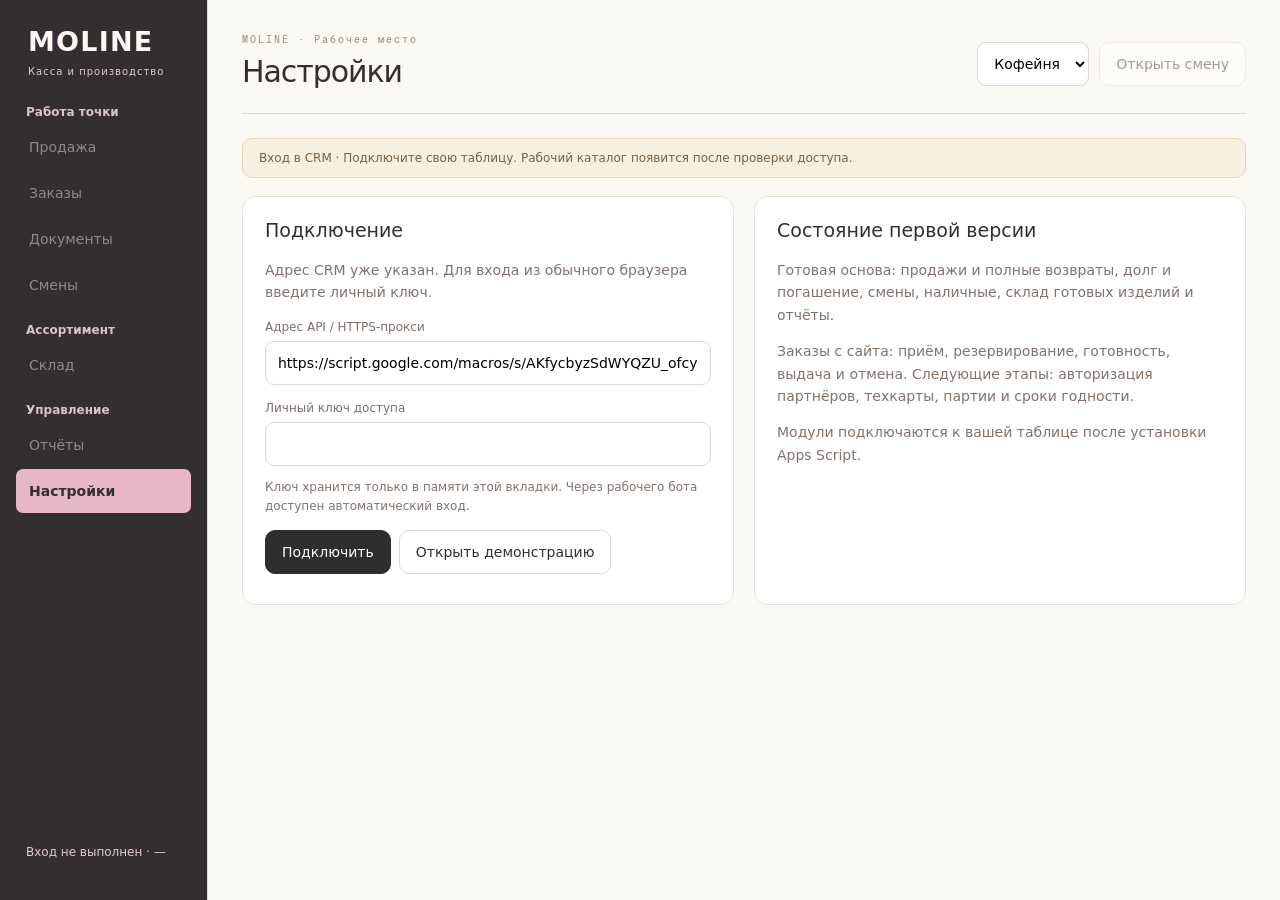
<file: crm/index.html>
<!doctype html><html lang="ru"><head><meta charset="UTF-8"><meta name="viewport" content="width=device-width,initial-scale=1"><title>MOLINE · Рабочее место</title><script src="https://telegram.org/js/telegram-web-app.js"></script><link rel="stylesheet" href="style.css?v=crm-palette-2"></head><body>
<button id="menu-backdrop" class="menu-backdrop" aria-label="Закрыть меню" tabindex="-1" hidden></button>
<aside id="sidebar" aria-label="Разделы CRM"><a class="brand" href="#">MOLINE<span>Касса и производство</span></a><button id="menu-close" class="menu-close" aria-label="Закрыть меню">×</button><nav id="nav"></nav><footer id="identity">Вход не выполнен</footer></aside>
<main id="workspace"><header><div class="header-title"><button id="menu-toggle" class="menu-toggle" aria-label="Открыть меню" aria-controls="sidebar" aria-expanded="false">☰</button><div><span class="eyebrow">MOLINE · Рабочее место</span><h1 tabindex="-1" id="title">Настройки</h1></div></div><div class="header-actions"><select id="location" aria-label="Точка"></select><button id="shiftButton" onclick="shiftDialog()">Открыть смену</button></div></header>
<nav id="quick-nav" aria-label="Быстрые разделы"></nav><div id="mode" class="notice"></div><section id="content"></section><button type="button" id="jump-cart" hidden></button></main>
<dialog id="dialog"><form id="form"><div class="dialog-heading"><h2 id="dialog-title"></h2><button type="button" onclick="document.querySelector('dialog').close()" aria-label="Закрыть">×</button></div><div id="fields"></div><p id="form-error" role="alert"></p><footer class="dialog-actions"><p id="form-progress" role="status"></p><button class="primary" id="submit">Сохранить</button></footer></form></dialog><div id="toast" role="status"></div><script src="core.js?v=20261118-inventory1"></script><script src="legacy-images.js?v=20261111-legacy-photo1"></script><script src="app.js?v=shift-visual-1"></script></body></html>
</file>
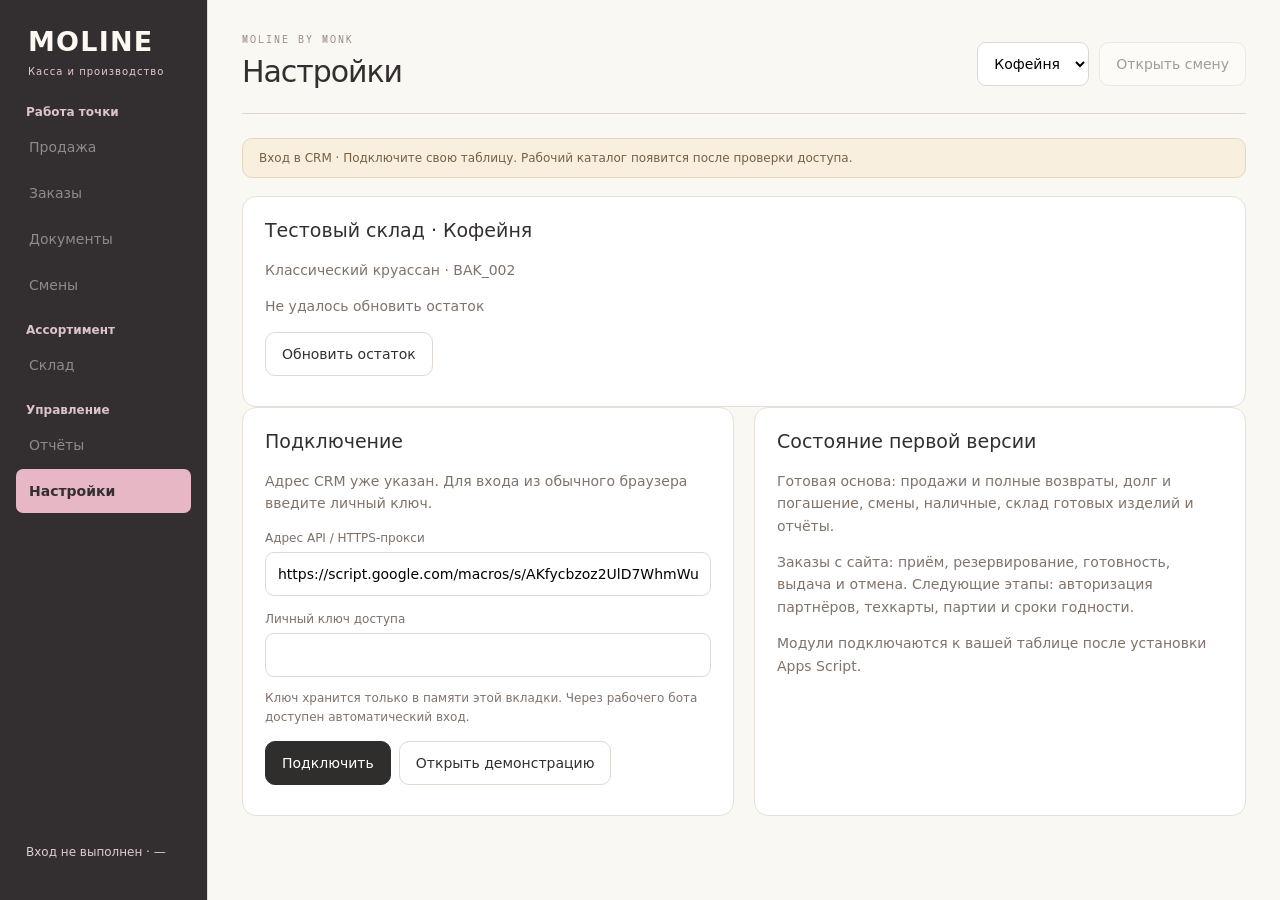
<file: staging/crm/index.html>
<!doctype html><html lang="ru"><head><meta charset="UTF-8"><meta name="viewport" content="width=device-width,initial-scale=1"><title>MOLINE · Тестовая CRM</title><link rel="stylesheet" href="style.css?v=crm-ux-v2"></head><body>
<button id="menu-backdrop" class="menu-backdrop" aria-label="Закрыть меню" tabindex="-1" hidden></button>
<aside id="sidebar" aria-label="Разделы CRM"><a class="brand" href="#">MOLINE<span>Касса и производство</span></a><button id="menu-close" class="menu-close" aria-label="Закрыть меню">×</button><nav id="nav"></nav><footer id="identity">Вход не выполнен</footer></aside>
<main id="workspace"><header><div class="header-title"><button id="menu-toggle" class="menu-toggle" aria-label="Открыть меню" aria-controls="sidebar" aria-expanded="false">☰</button><div><span class="eyebrow">MOLINE BY MONK</span><h1 tabindex="-1" id="title">Настройки</h1></div></div><div class="header-actions"><select id="location" aria-label="Точка"></select><button id="shiftButton" onclick="shiftDialog()">Открыть смену</button></div></header>
<nav id="quick-nav" aria-label="Быстрые разделы"></nav><div id="mode" class="notice"></div><section class="panel" aria-labelledby="stock-title"><h2 id="stock-title">Тестовый склад · Кофейня</h2><p>Классический круассан · BAK_002</p><p id="stock-preview" role="status">Загружаем остаток…</p><button type="button" id="reload-preview">Обновить остаток</button></section><section id="content"></section><button type="button" id="jump-cart" hidden></button></main>
<dialog id="dialog"><form id="form"><div class="dialog-heading"><h2 id="dialog-title"></h2><button type="button" onclick="document.querySelector('dialog').close()" aria-label="Закрыть">×</button></div><div id="fields"></div><p id="form-error" role="alert"></p><footer class="dialog-actions"><p id="form-progress" role="status"></p><button class="primary" id="submit">Сохранить</button></footer></form></dialog><div id="toast" role="status"></div><script src="core.js?v=20261118-inventory1"></script><script src="legacy-images.js?v=20261111-legacy-photo1"></script><script src="app.js?v=crm-unified-1"></script><script src="stock-preview.js"></script></body></html>
</file>
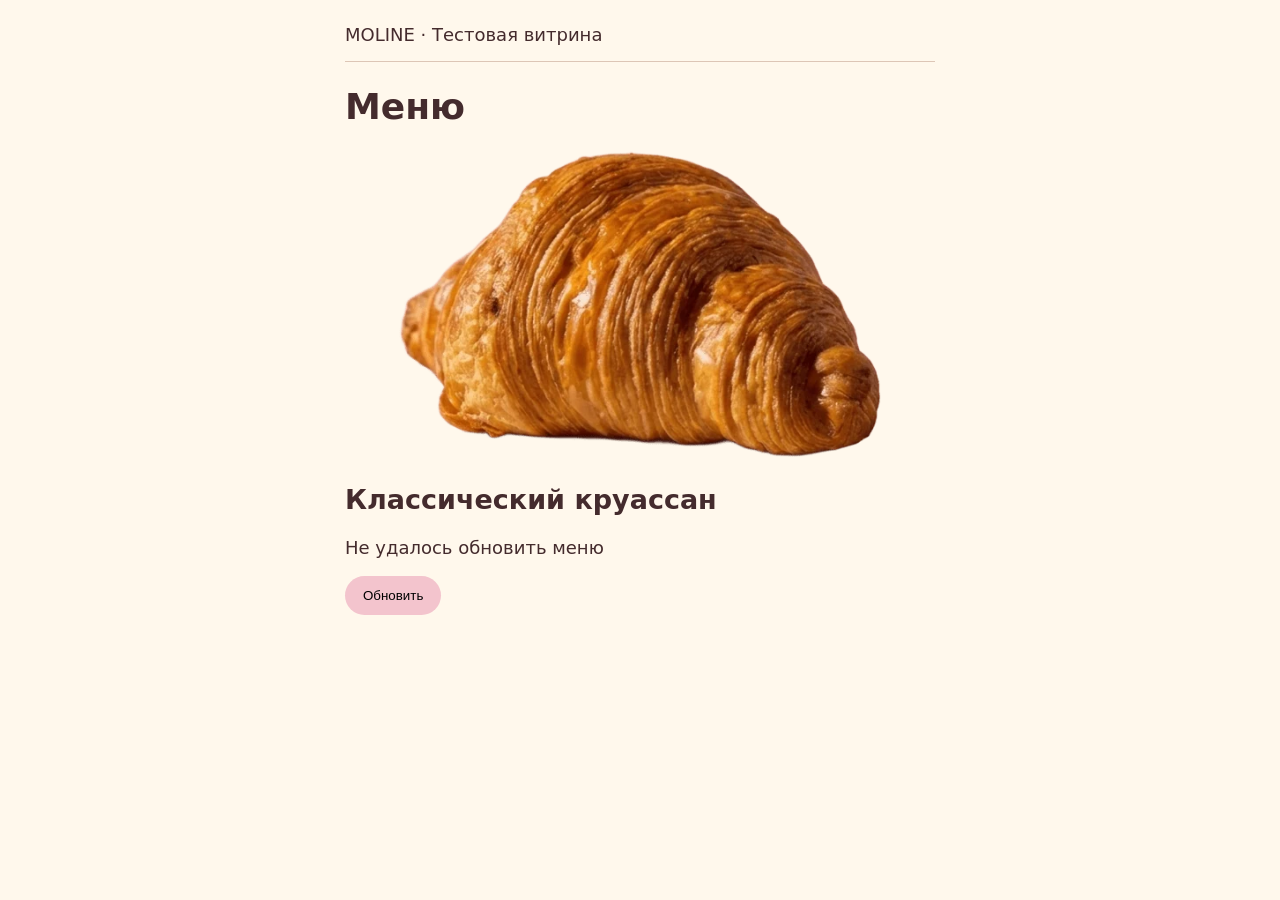
<file: staging/menu/index.html>
<!doctype html><html lang="ru"><meta charset="utf-8"><meta name="viewport" content="width=device-width,initial-scale=1"><title>Меню · MOLINE STAGING</title><style>body{background:#fff8ec;color:#442b2d;font:18px system-ui;margin:24px auto;padding:0 20px;max-width:590px}header{border-bottom:1px solid #ddc6b6;padding-bottom:16px}img{width:100%;height:34vh;object-fit:contain}small{color:#765359}button{border:0;border-radius:28px;background:#f3c4cd;padding:12px 18px}</style><header>MOLINE · Тестовая витрина</header><main><h1>Меню</h1><img src="classic.webp" alt="Классический круассан"><h2>Классический круассан</h2><p id="price"></p><p id="stock" role="status">Загружаем меню…</p><button id="reload">Обновить</button></main><script src="menu.js"></script></html>
</file>
<file: crm/style.css>
@font-face{font-family:Geist;src:url('../../fonts/GeistMono-Regular.woff2')}*{box-sizing:border-box}body{margin:0;background:#f7f5f2;color:#302e2c;font:14px system-ui,-apple-system,sans-serif}button,input,select{font:inherit}button{cursor:pointer;border:1px solid #ddd8d2;border-radius:10px;background:white;padding:11px 16px;color:inherit;min-height:44px}button:hover{border-color:#ae738b}button:disabled{opacity:.45;cursor:wait}.primary{background:#302e2c;color:#fff;border-color:#302e2c}.danger{color:#a53c3c}aside{position:fixed;inset:0 auto 0 0;width:208px;padding:30px 18px;background:#eee9e3;display:flex;flex-direction:column;border-right:1px solid #e2dcd5}.brand{text-decoration:none;color:inherit;font:26px Geist,monospace;letter-spacing:2px;padding:0 12px}.brand span{display:block;font:10px system-ui;letter-spacing:1px;margin-top:9px;color:#79716a}nav{display:grid;gap:7px;margin-top:52px}nav button{text-align:left;background:transparent;border-color:transparent}nav button.active{background:#eac7d4;color:#45323a}aside footer{margin-top:auto;color:#7d746d;padding:15px 10px;font-size:12px}main{margin-left:208px;padding:30px 34px}header{display:flex;justify-content:space-between;align-items:center;gap:20px;margin-bottom:24px}.eyebrow{font:10px Geist,monospace;color:#9c8980;letter-spacing:2px}h1{font-size:30px;font-weight:500;margin:8px 0}h2{font-size:19px;font-weight:500;margin:0 0 18px}.header-actions{display:flex;gap:10px;align-items:center}select,input{padding:12px;border:1px solid #ddd8d2;background:#fff;border-radius:9px;max-width:100%;min-height:44px}.notice{border:1px solid #e8d6ba;background:#f9efdf;border-radius:10px;padding:12px 16px;font-size:12px;margin-bottom:24px;color:#776044}.notice.live{background:#eaf1e8;border-color:#d3dfce;color:#4e6848}.sale-layout{display:grid;grid-template-columns:minmax(0,1fr) 315px;gap:26px}.toolbar{display:flex;gap:8px;margin-bottom:20px;flex-wrap:wrap}.toolbar input{flex:1;min-width:130px}.chips{display:flex;gap:7px;flex-wrap:wrap;margin:0 0 20px}.chips button{border-radius:20px;font-size:12px;min-height:34px;padding:7px 13px}.chips .active{background:#eac7d4;border-color:#eac7d4}.products{display:grid;grid-template-columns:repeat(auto-fill,minmax(155px,1fr));gap:12px}.product{display:flex;flex-direction:column;align-items:flex-start;text-align:left;padding:19px;background:#fff;border:1px solid #e5e0db;border-radius:13px;min-height:156px}.product .cat{font-size:10px;color:#aa8b7b;margin-bottom:20px}.product strong{font-size:15px;font-weight:500;line-height:1.35}.product .bottom{margin-top:auto;padding-top:20px;width:100%;display:flex;justify-content:space-between;align-items:center}.muted{color:#948980;font-size:12px}.cart,.panel{padding:22px;background:#fff;border:1px solid #e5e0db;border-radius:14px}.cart{position:sticky;top:25px;height:fit-content}.empty{padding:36px 8px;color:#8c827a;font-size:13px;line-height:1.6}.cart-row{padding:14px 0;border-bottom:1px solid #eee8e2}.cart-row .line{display:flex;align-items:center;justify-content:space-between;gap:10px}.stepper{display:flex;align-items:center;gap:12px;margin-top:10px}.stepper button{min-height:30px;padding:2px 11px;border-radius:7px}.total{display:flex;justify-content:space-between;font-size:24px;margin:24px 0}.cart select,.cart .primary{width:100%;margin-top:10px}.metrics{display:grid;grid-template-columns:repeat(4,minmax(0,1fr));gap:15px;margin-bottom:22px}.metric{background:white;padding:22px;border:1px solid #e5e0db;border-radius:12px}.metric strong{display:block;font-size:26px;font-weight:500;margin-top:13px}.table-wrap{overflow:auto}table{width:100%;border-collapse:collapse;white-space:nowrap;font-size:13px}th{text-align:left;font-weight:500;color:#8a7c72;font-size:11px;padding:14px 12px;border-bottom:1px solid #e6dfd8}td{padding:15px 12px;border-bottom:1px solid #f0eae5}.badge{font-size:11px;padding:5px 8px;background:#eeece8;border-radius:6px}.badge.low{background:#f9e2dc;color:#a24834}.split{display:grid;grid-template-columns:1fr 1fr;gap:20px}.panel p{line-height:1.6;color:#81736a}.panel button{margin-right:8px;margin-bottom:8px}dialog{border:1px solid #e4dad3;border-radius:16px;width:min(460px,94vw);padding:26px;color:inherit}dialog::backdrop{background:#29252288;backdrop-filter:blur(3px)}.dialog-heading{display:flex;justify-content:space-between;align-items:center}.dialog-heading button{border:0;background:none;font-size:24px}label{display:block;margin:16px 0 7px;color:#7c7068;font-size:12px}dialog input,dialog select{width:100%}#form-error{color:#a33636;font-size:12px;line-height:1.5}#submit{width:100%;margin-top:16px}#toast{position:fixed;bottom:25px;left:50%;transform:translateX(-50%);background:#302e2c;color:white;padding:14px 22px;border-radius:12px;display:none;z-index:20;max-width:90vw}.key-note{font-size:12px;color:#8b7c72;line-height:1.6}.inline{display:flex;align-items:center;gap:10px}.inline input{width:auto}.loading{opacity:.55;pointer-events:none}@media(min-width:1500px){main{padding:35px 55px}.products{grid-template-columns:repeat(auto-fill,minmax(180px,1fr))}}@media(max-width:1050px){aside{width:165px;padding:25px 10px}main{margin-left:165px;padding:24px 20px}.sale-layout{grid-template-columns:1fr 280px}.metrics{grid-template-columns:1fr 1fr}}@media(max-width:760px){aside{position:static;width:auto;padding:16px}.brand{font-size:20px}.brand span,aside footer{display:none}nav{display:flex;overflow:auto;margin-top:15px;gap:5px}nav button{white-space:nowrap;font-size:12px;padding:8px 12px}main{margin:0;padding:20px 14px}header{align-items:flex-start}.header-actions{flex-direction:column;align-items:stretch}h1{font-size:25px}.sale-layout{grid-template-columns:1fr}.cart{position:static}.products{grid-template-columns:repeat(2,1fr)}.product{min-height:140px}.split{grid-template-columns:1fr}.metric{padding:16px}.metric strong{font-size:21px}}

/* Mobile left drawer */
.header-title{display:flex;align-items:center;gap:12px}
.menu-toggle,.menu-close,.menu-backdrop{display:none}
@media(max-width:760px){
  aside{position:fixed;inset:0 auto 0 0;width:min(290px,85vw);height:100dvh;padding:calc(26px + env(safe-area-inset-top,0px)) 18px calc(20px + env(safe-area-inset-bottom,0px));z-index:110;transform:translateX(-105%);transition:transform .24s ease;visibility:hidden;overflow-y:auto;overscroll-behavior:contain;box-shadow:12px 0 40px #302e2c15}
  body.menu-open aside{transform:translateX(0);visibility:visible}
  aside .brand{font-size:26px;padding-right:35px}
  aside .brand span,aside footer{display:block}
  aside nav{display:grid;overflow:visible;gap:7px;margin-top:32px}
  aside nav button{white-space:normal;font-size:15px;padding:14px 16px;min-height:48px}
  .menu-toggle{display:inline-flex;align-items:center;justify-content:center;flex-shrink:0;font-size:23px;width:44px;padding:5px}
  .menu-close{display:block;position:absolute;right:15px;top:calc(18px + env(safe-area-inset-top,0px));font-size:26px;border:0;background:transparent;padding:4px 12px}
  .menu-backdrop:not([hidden]){display:block;position:fixed;inset:0;width:100%;height:100dvh;background:#211c1966;backdrop-filter:blur(2px);z-index:100;border:0;border-radius:0;padding:0;min-height:0}
  body.menu-open{overflow:hidden}
  main{padding-top:calc(20px + env(safe-area-inset-top,0px))}
  .header-title{min-width:0;align-items:center;gap:9px}
  .header-title h1{font-size:23px}
  .header-title .eyebrow{font-size:8px;letter-spacing:1px}
}
@media(prefers-reduced-motion:reduce){aside{transition:none}}

/* Website availability controls */
.availability-row{display:flex;align-items:center;justify-content:space-between;gap:20px;padding:16px 0;border-top:1px solid #ebe5df}
.availability-row:first-of-type{border-top:0}
.availability-row strong{font-weight:550}
.availability-row p{margin:6px 0 0;line-height:1.5}
.availability-toggle{flex:none;min-width:112px;border-radius:24px;background:#f1eee9}
.availability-toggle.is-on{background:#e7f1e8;border-color:#a6cbaa;color:#32613d}
.availability-toggle.is-saving{opacity:.72;cursor:progress}
.availability-toggle:focus-visible{outline:3px solid #ba7c94;outline-offset:2px}
@media(max-width:520px){.availability-row{gap:12px}.availability-toggle{min-width:100px;padding:10px}}

/* Compact product editor, with the same neutral workspace surfaces. */
.site-preview{min-height:175px;display:grid;place-items:center;background:#f7f5f2;border:1px solid #e5e0db;border-radius:12px;margin:14px 0;color:#81736a;overflow:hidden}
.site-photo{display:block;width:100%;height:175px;object-fit:contain}
.site-preview{width:min(220px,100%);min-height:0;display:flex;flex-direction:column;align-items:stretch;gap:6px;padding:8px;margin-inline:auto;background:#faf8f3;text-align:center}
.site-preview-image{display:grid;place-items:center;width:100%;aspect-ratio:1;overflow:hidden}
.site-preview .site-photo{height:100%;transition:transform .22s ease;transform:scale(.85)}
.site-preview.size-small .site-photo{transform:scale(.72)}
.site-preview.size-large .site-photo{transform:scale(.96)}
.site-preview strong{min-height:2.8em;font-size:13px;font-weight:400;line-height:1.4}
.site-preview-add{display:block;padding:9px 4px;border-radius:100px;background:#e8b7c8;color:#302e2c}
.panel .product-archive{display:inline-flex;align-items:center;min-height:36px;margin:8px 0 0 8px;padding:7px 12px;background:#fff9f8;border-color:#ead2ce}
@media(prefers-reduced-motion:reduce){.site-preview .site-photo{transition:none}}
.product-thumb{display:block;width:66px;height:58px;object-fit:contain;background:#f7f5f2;border-radius:9px}
.product-admin{min-width:0}
.product-admin-list{display:grid;min-width:0}
.product-admin-row{display:grid;grid-template-columns:66px minmax(0,1fr) 44px;gap:14px;align-items:center;min-width:0;padding:14px 0;border-top:1px solid #f0eae5}
.product-admin-row:first-child{border-top:0}
.product-admin-main{min-width:0}
.product-admin-main strong{display:block;font-size:14px;font-weight:550;line-height:1.4;overflow-wrap:anywhere}
.product-admin-meta{display:flex;gap:7px 12px;align-items:baseline;flex-wrap:wrap;margin-top:5px;font-size:12px;color:#675d57}
.product-admin-status{color:#81736a}
.product-thumb-empty{background:#f4f0ec}
.panel .product-edit{display:grid;place-items:center;width:44px;height:44px;padding:0;margin:0;border-color:#dccbd1;color:#79556a;background:#faf2f5}
.panel .product-state-action{display:inline-flex;align-items:center;min-height:36px;margin:8px 0 0;padding:7px 12px;color:#79556a;background:#fff8fa;border-color:#e6d4dc}
.product-edit:focus-visible,.product-state-action:focus-visible{outline:3px solid #ba7c94;outline-offset:2px}
@media(max-width:520px){.product-admin{padding:16px}.product-admin-row{grid-template-columns:56px minmax(0,1fr) 44px;gap:10px}.product-thumb{width:56px;height:56px}}
#dialog{max-height:calc(100dvh - 32px);overflow:auto}
#dialog textarea{display:block;width:100%;min-height:86px;resize:vertical;padding:12px;border:1px solid #ddd8d2;border-radius:9px;font:inherit;color:inherit;background:#fff}
#dialog input[type=file]{height:auto;min-height:48px;padding:10px;background:#f7f5f2}
#dialog input:focus-visible,#dialog textarea:focus-visible,#dialog select:focus-visible{outline:3px solid #ba7c94;outline-offset:2px}
#dialog #fields h3{margin:24px 0 10px;padding:10px 0;border-bottom:1px solid #eee8e2;font-size:14px;font-weight:600;color:#735d67}
#dialog #fields h3:first-child{margin-top:4px}
#dialog .product-publish-choice{display:flex;align-items:center;gap:12px;margin:22px 0 8px;padding:14px;border:1px solid #e6d4dc;border-radius:10px;background:#faf4f6;cursor:pointer}
#dialog .product-publish-choice input{width:20px;height:20px;min-height:20px;flex:none;margin:0;accent-color:#ad718b}
#dialog .site-preview{margin-top:10px}
#dialog select:disabled{color:#7d746d;background:#f4f0ec;cursor:default}


.sale-product-photo{display:block;width:100%;height:94px;margin:0 0 12px;object-fit:contain;flex:none;border-radius:8px}
.sale-product-placeholder{background:#f7f5f2}
.product .cat{margin-bottom:8px}


/* Position controls use the same small movements as the storefront. */
.site-preview .site-photo{transform:translate(var(--image-x,0%),var(--image-y,0%)) scale(.85)}
.site-preview.size-small .site-photo{transform:translate(var(--image-x,0%),var(--image-y,0%)) scale(.72)}
.site-preview.size-large .site-photo{transform:translate(var(--image-x,0%),var(--image-y,0%)) scale(.96)}

/* Same fitted image stage as the storefront, with independent product detail framing. */
.photo-preview-pair{display:grid;grid-template-columns:repeat(2,minmax(0,1fr));gap:12px;margin:12px 0}
.photo-preview-pair section{min-width:0}
.photo-preview-pair h4{margin:0 0 8px;font-size:13px;text-align:center}
.photo-preview-pair .site-preview{width:100%;margin:0;box-sizing:border-box}
.photo-preview-pair .site-preview-image,.detail-preview-image{display:grid;place-items:center;width:100%;aspect-ratio:1;overflow:hidden;min-width:0;background:#faf8f3}
@media(min-width:701px){.photo-preview-pair .site-preview-image{aspect-ratio:5/4}}
.photo-preview-pair .site-photo{display:block;width:100%;height:100%;max-width:100%;max-height:100%;object-fit:contain;object-position:center;padding:0;transform:translate(var(--preview-x,0%),var(--preview-y,0%)) scale(var(--preview-scale,.82))!important;transform-origin:center}
.detail-preview{background:#faf8f3;border:1px solid #e5e0db;border-radius:12px;overflow:hidden;padding:8px;text-align:center;font-size:13px}
.detail-preview-header{display:flex;justify-content:space-between;align-items:start;min-height:2.8em;text-align:left}
.detail-preview-image{aspect-ratio:340/280}
.photo-auto-crop{display:flex;gap:8px;align-items:center;font-size:13px}.photo-auto-crop input{width:auto;flex:none}
@media(max-width:400px){.photo-preview-pair{gap:6px}.photo-preview-pair h4{font-size:11px}}
#dialog input[type=range]{width:100%;height:44px;accent-color:#ad738a}
#dialog .nutrition-fields{min-width:0;margin:20px 0 0;padding:12px;border:1px solid #e6d4dc;border-radius:12px}
.nutrition-fields legend{padding:0 5px;font-size:14px;font-weight:650;color:#583d48}
.nutrition-fields .muted{margin:0 0 10px;color:#6b565f}
.nutrition-entry-grid{display:grid;grid-template-columns:repeat(2,minmax(0,1fr));gap:8px 10px}
.nutrition-entry-grid input{width:100%;min-width:0}
.nutrition-entry-grid input[aria-invalid=true]{border-color:#9d354c}
#nutrition-preview:not(:empty){margin-top:12px;padding:10px;border-radius:9px;background:#faf4f6;color:#533841;font-size:12px}
#nutrition-preview dl{display:grid;grid-template-columns:repeat(2,minmax(0,1fr));gap:6px;margin:8px 0 0}
#nutrition-preview dd{margin:1px 0 0;font-weight:650}
#dialog:has(.nutrition-fields) .dialog-actions{position:sticky;bottom:-1px;background:#fff;padding:8px 0 2px}
#dialog:has(.nutrition-fields){scroll-padding-block-end:76px}
#dialog:has(.nutrition-fields) #submit{width:100%;min-height:44px}
#form-progress:empty{display:none}
.sale-feedback{margin:0 0 14px;padding:12px 14px;border:1px solid #e5e0db;border-radius:14px;background:#fff;overflow-wrap:anywhere}
.sale-feedback[hidden]{display:none}
.sale-feedback strong{display:block}
.sale-feedback p{margin:4px 0 0;line-height:1.45}
.sale-feedback-actions{display:flex;flex-wrap:wrap;gap:8px}
.sale-feedback-actions:not(:empty){margin-top:10px}
.sale-feedback-actions button:focus-visible{outline:2px solid #855367;outline-offset:2px}
#toast{pointer-events:none}
#sale-refresh[hidden]{display:none}
.sale-layout .product{-webkit-tap-highlight-color:rgba(133,83,103,.18)}

/* Staff workspace */
body{--paper:#faf8f3;--ink:#332f31;--accent:#e8b7c5;background:var(--paper);color:var(--ink)}
#sidebar{background:#332f31;color:#fff8f2;padding:26px 16px}
#sidebar .brand{font:700 27px system-ui;letter-spacing:.045em}
#sidebar .brand span,#identity{color:#e2cbd1}
#nav{margin-top:28px;overflow:auto;align-content:start;gap:16px}
#nav section{display:grid;gap:2px}
#nav h2{margin:0 10px 4px;font:600 12px system-ui;color:#ddc3ca}
#nav button{min-height:44px;color:inherit;border-radius:7px;padding:8px 12px}
#nav button.active{background:#e8b7c5;color:#332f31;font-weight:700}
#nav button:hover:not(.active){background:#443d40}
#workspace{max-width:1780px}#workspace header{padding-bottom:16px;border-bottom:1px solid #ded6cf}
#workspace h1{letter-spacing:-.035em}#workspace h1:focus{outline:0}
.notice{margin:12px 0 18px}.notice.live{background:transparent;border-inline-start:3px solid #748376;border-radius:0;padding:5px 10px}
.sale-layout .product{min-height:0;padding:12px;gap:6px;box-shadow:none;border-radius:8px}
.sale-layout .sale-product-photo{height:74px;width:100%;object-fit:contain;background:transparent}
.sale-product-photo[hidden],.sale-product-placeholder{display:none}
.product strong{line-height:1.22}.product .bottom{margin-top:auto;font-variant-numeric:tabular-nums}
.cart{border-top:3px solid #ae7888;scroll-margin-block:15px}
.cart-row,.total,td{font-variant-numeric:tabular-nums}
#quick-nav,#jump-cart{display:none}button:focus-visible,a:focus-visible{outline:3px solid #90546b;outline-offset:2px}
@media(max-width:760px){
 #workspace{padding-bottom:calc(84px + env(safe-area-inset-bottom))}
 #quick-nav:not([hidden]){display:flex;gap:4px;margin:10px 0 8px;background:#eee8e4;padding:3px;border-radius:9px}
 #quick-nav button{flex:1;text-align:center;min-height:44px;border:0;border-radius:7px;padding:6px;font-size:14px}
 #quick-nav button.active{background:white;font-weight:700}
 #jump-cart:not([hidden]){display:block;position:fixed;z-index:4;bottom:calc(12px + env(safe-area-inset-bottom));right:15px;background:#332f31;color:white;border:0;border-radius:30px;box-shadow:0 4px 12px #34293133}
 #sidebar{padding-top:max(18px,env(safe-area-inset-top));padding-bottom:max(12px,env(safe-area-inset-bottom))}
 #nav{margin-top:12px;gap:10px}
}
@media(min-width:1024px){.sale-layout{grid-template-columns:minmax(0,1fr) minmax(300px,32%)}.products{grid-template-columns:repeat(auto-fill,minmax(148px,1fr))}}
@media(prefers-reduced-motion:no-preference){#content>.panel,#content>.split,#content>.sale-layout{animation:work-enter .16s ease-out}button:active:not(:disabled){scale:.98}@keyframes work-enter{from{opacity:.8;transform:translateY(3px)}to{opacity:1;transform:none}}}

/* Рабочее место смены */
#workspace > header { padding-bottom: 16px; }
.product-admin-row { align-items: start; padding-block: 20px; }
.shift-counts { display: grid; grid-template-columns: repeat(3, minmax(0, 1fr)); gap: 8px; margin: 0; }
.shift-counts dt { font-size: 13px; color: #675d57; }
.shift-counts dd { margin: 2px 0 0; font-size: 24px; font-weight: 600; font-variant-numeric: tabular-nums; }
.shift-product { background: #f7f5f2; border-radius: 12px; padding: 16px; margin: 12px 0; }
.shift-product button { margin: 2px 4px 4px 0; }
@media (max-width: 600px) {
  #workspace > header { padding-bottom: 10px; }
  #quick-nav button { min-width: 0; padding-inline: 3px; }
  .product-admin-main { display: contents; }
  .product-admin-row { align-items: center; }
  .product-admin-main > strong, .product-admin-meta { grid-column: 2; }
  .product-admin-row .product-thumb { grid-column: 1; grid-row: 1 / 3; }
  .product-admin-meta { grid-row: 2; margin: 0; }
  .product-admin-row .product-edit { grid-column: 3; grid-row: 1 / 3; }
  .product-admin-row .shift-product { grid-column: 1 / -1; margin: 2px 0; }
  .product-admin-row .product-state-action, .product-admin-row .product-archive { grid-column: 1 / -1; justify-self: start; }
}
</file>
<file: staging/crm/style.css>
@font-face{font-family:Geist;src:url('../../fonts/GeistMono-Regular.woff2')}*{box-sizing:border-box}body{margin:0;background:#f7f5f2;color:#302e2c;font:14px system-ui,-apple-system,sans-serif}button,input,select{font:inherit}button{cursor:pointer;border:1px solid #ddd8d2;border-radius:10px;background:white;padding:11px 16px;color:inherit;min-height:44px}button:hover{border-color:#ae738b}button:disabled{opacity:.45;cursor:wait}.primary{background:#302e2c;color:#fff;border-color:#302e2c}.danger{color:#a53c3c}aside{position:fixed;inset:0 auto 0 0;width:208px;padding:30px 18px;background:#eee9e3;display:flex;flex-direction:column;border-right:1px solid #e2dcd5}.brand{text-decoration:none;color:inherit;font:26px Geist,monospace;letter-spacing:2px;padding:0 12px}.brand span{display:block;font:10px system-ui;letter-spacing:1px;margin-top:9px;color:#79716a}nav{display:grid;gap:7px;margin-top:52px}nav button{text-align:left;background:transparent;border-color:transparent}nav button.active{background:#eac7d4;color:#45323a}aside footer{margin-top:auto;color:#7d746d;padding:15px 10px;font-size:12px}main{margin-left:208px;padding:30px 34px}header{display:flex;justify-content:space-between;align-items:center;gap:20px;margin-bottom:24px}.eyebrow{font:10px Geist,monospace;color:#9c8980;letter-spacing:2px}h1{font-size:30px;font-weight:500;margin:8px 0}h2{font-size:19px;font-weight:500;margin:0 0 18px}.header-actions{display:flex;gap:10px;align-items:center}select,input{padding:12px;border:1px solid #ddd8d2;background:#fff;border-radius:9px;max-width:100%;min-height:44px}.notice{border:1px solid #e8d6ba;background:#f9efdf;border-radius:10px;padding:12px 16px;font-size:12px;margin-bottom:24px;color:#776044}.notice.live{background:#eaf1e8;border-color:#d3dfce;color:#4e6848}.sale-layout{display:grid;grid-template-columns:minmax(0,1fr) 315px;gap:26px}.toolbar{display:flex;gap:8px;margin-bottom:20px;flex-wrap:wrap}.toolbar input{flex:1;min-width:130px}.chips{display:flex;gap:7px;flex-wrap:wrap;margin:0 0 20px}.chips button{border-radius:20px;font-size:12px;min-height:34px;padding:7px 13px}.chips .active{background:#eac7d4;border-color:#eac7d4}.products{display:grid;grid-template-columns:repeat(auto-fill,minmax(155px,1fr));gap:12px}.product{display:flex;flex-direction:column;align-items:flex-start;text-align:left;padding:19px;background:#fff;border:1px solid #e5e0db;border-radius:13px;min-height:156px}.product .cat{font-size:10px;color:#aa8b7b;margin-bottom:20px}.product strong{font-size:15px;font-weight:500;line-height:1.35}.product .bottom{margin-top:auto;padding-top:20px;width:100%;display:flex;justify-content:space-between;align-items:center}.muted{color:#948980;font-size:12px}.cart,.panel{padding:22px;background:#fff;border:1px solid #e5e0db;border-radius:14px}.cart{position:sticky;top:25px;height:fit-content}.empty{padding:36px 8px;color:#8c827a;font-size:13px;line-height:1.6}.cart-row{padding:14px 0;border-bottom:1px solid #eee8e2}.cart-row .line{display:flex;align-items:center;justify-content:space-between;gap:10px}.stepper{display:flex;align-items:center;gap:12px;margin-top:10px}.stepper button{min-height:30px;padding:2px 11px;border-radius:7px}.total{display:flex;justify-content:space-between;font-size:24px;margin:24px 0}.cart select,.cart .primary{width:100%;margin-top:10px}.metrics{display:grid;grid-template-columns:repeat(4,minmax(0,1fr));gap:15px;margin-bottom:22px}.metric{background:white;padding:22px;border:1px solid #e5e0db;border-radius:12px}.metric strong{display:block;font-size:26px;font-weight:500;margin-top:13px}.table-wrap{overflow:auto}table{width:100%;border-collapse:collapse;white-space:nowrap;font-size:13px}th{text-align:left;font-weight:500;color:#8a7c72;font-size:11px;padding:14px 12px;border-bottom:1px solid #e6dfd8}td{padding:15px 12px;border-bottom:1px solid #f0eae5}.badge{font-size:11px;padding:5px 8px;background:#eeece8;border-radius:6px}.badge.low{background:#f9e2dc;color:#a24834}.split{display:grid;grid-template-columns:1fr 1fr;gap:20px}.panel p{line-height:1.6;color:#81736a}.panel button{margin-right:8px;margin-bottom:8px}dialog{border:1px solid #e4dad3;border-radius:16px;width:min(460px,94vw);padding:26px;color:inherit}dialog::backdrop{background:#29252288;backdrop-filter:blur(3px)}.dialog-heading{display:flex;justify-content:space-between;align-items:center}.dialog-heading button{border:0;background:none;font-size:24px}label{display:block;margin:16px 0 7px;color:#7c7068;font-size:12px}dialog input,dialog select{width:100%}#form-error{color:#a33636;font-size:12px;line-height:1.5}#submit{width:100%;margin-top:16px}#toast{position:fixed;bottom:25px;left:50%;transform:translateX(-50%);background:#302e2c;color:white;padding:14px 22px;border-radius:12px;display:none;z-index:20;max-width:90vw}.key-note{font-size:12px;color:#8b7c72;line-height:1.6}.inline{display:flex;align-items:center;gap:10px}.inline input{width:auto}.loading{opacity:.55;pointer-events:none}@media(min-width:1500px){main{padding:35px 55px}.products{grid-template-columns:repeat(auto-fill,minmax(180px,1fr))}}@media(max-width:1050px){aside{width:165px;padding:25px 10px}main{margin-left:165px;padding:24px 20px}.sale-layout{grid-template-columns:1fr 280px}.metrics{grid-template-columns:1fr 1fr}}@media(max-width:760px){aside{position:static;width:auto;padding:16px}.brand{font-size:20px}.brand span,aside footer{display:none}nav{display:flex;overflow:auto;margin-top:15px;gap:5px}nav button{white-space:nowrap;font-size:12px;padding:8px 12px}main{margin:0;padding:20px 14px}header{align-items:flex-start}.header-actions{flex-direction:column;align-items:stretch}h1{font-size:25px}.sale-layout{grid-template-columns:1fr}.cart{position:static}.products{grid-template-columns:repeat(2,1fr)}.product{min-height:140px}.split{grid-template-columns:1fr}.metric{padding:16px}.metric strong{font-size:21px}}

/* Mobile left drawer */
.header-title{display:flex;align-items:center;gap:12px}
.menu-toggle,.menu-close,.menu-backdrop{display:none}
@media(max-width:760px){
  aside{position:fixed;inset:0 auto 0 0;width:min(290px,85vw);height:100dvh;padding:calc(26px + env(safe-area-inset-top,0px)) 18px calc(20px + env(safe-area-inset-bottom,0px));z-index:110;transform:translateX(-105%);transition:transform .24s ease;visibility:hidden;overflow-y:auto;overscroll-behavior:contain;box-shadow:12px 0 40px #302e2c15}
  body.menu-open aside{transform:translateX(0);visibility:visible}
  aside .brand{font-size:26px;padding-right:35px}
  aside .brand span,aside footer{display:block}
  aside nav{display:grid;overflow:visible;gap:7px;margin-top:32px}
  aside nav button{white-space:normal;font-size:15px;padding:14px 16px;min-height:48px}
  .menu-toggle{display:inline-flex;align-items:center;justify-content:center;flex-shrink:0;font-size:23px;width:44px;padding:5px}
  .menu-close{display:block;position:absolute;right:15px;top:calc(18px + env(safe-area-inset-top,0px));font-size:26px;border:0;background:transparent;padding:4px 12px}
  .menu-backdrop:not([hidden]){display:block;position:fixed;inset:0;width:100%;height:100dvh;background:#211c1966;backdrop-filter:blur(2px);z-index:100;border:0;border-radius:0;padding:0;min-height:0}
  body.menu-open{overflow:hidden}
  main{padding-top:calc(20px + env(safe-area-inset-top,0px))}
  .header-title{min-width:0;align-items:center;gap:9px}
  .header-title h1{font-size:23px}
  .header-title .eyebrow{font-size:8px;letter-spacing:1px}
}
@media(prefers-reduced-motion:reduce){aside{transition:none}}

/* Website availability controls */
.availability-row{display:flex;align-items:center;justify-content:space-between;gap:20px;padding:16px 0;border-top:1px solid #ebe5df}
.availability-row:first-of-type{border-top:0}
.availability-row strong{font-weight:550}
.availability-row p{margin:6px 0 0;line-height:1.5}
.availability-toggle{flex:none;min-width:112px;border-radius:24px;background:#f1eee9}
.availability-toggle.is-on{background:#e7f1e8;border-color:#a6cbaa;color:#32613d}
.availability-toggle.is-saving{opacity:.72;cursor:progress}
.availability-toggle:focus-visible{outline:3px solid #ba7c94;outline-offset:2px}
@media(max-width:520px){.availability-row{gap:12px}.availability-toggle{min-width:100px;padding:10px}}

/* Compact product editor, with the same neutral workspace surfaces. */
.site-preview{min-height:175px;display:grid;place-items:center;background:#f7f5f2;border:1px solid #e5e0db;border-radius:12px;margin:14px 0;color:#81736a;overflow:hidden}
.site-photo{display:block;width:100%;height:175px;object-fit:contain}
.site-preview{width:min(220px,100%);min-height:0;display:flex;flex-direction:column;align-items:stretch;gap:6px;padding:8px;margin-inline:auto;background:#faf8f3;text-align:center}
.site-preview-image{display:grid;place-items:center;width:100%;aspect-ratio:1;overflow:hidden}
.site-preview .site-photo{height:100%;transition:transform .22s ease;transform:scale(.85)}
.site-preview.size-small .site-photo{transform:scale(.72)}
.site-preview.size-large .site-photo{transform:scale(.96)}
.site-preview strong{min-height:2.8em;font-size:13px;font-weight:400;line-height:1.4}
.site-preview-add{display:block;padding:9px 4px;border-radius:100px;background:#e8b7c8;color:#302e2c}
.panel .product-archive{display:inline-flex;align-items:center;min-height:36px;margin:8px 0 0 8px;padding:7px 12px;background:#fff9f8;border-color:#ead2ce}
@media(prefers-reduced-motion:reduce){.site-preview .site-photo{transition:none}}
.product-thumb{display:block;width:66px;height:58px;object-fit:contain;background:#f7f5f2;border-radius:9px}
.product-admin{min-width:0}
.product-admin-list{display:grid;min-width:0}
.product-admin-row{display:grid;grid-template-columns:66px minmax(0,1fr) 44px;gap:14px;align-items:center;min-width:0;padding:14px 0;border-top:1px solid #f0eae5}
.product-admin-row:first-child{border-top:0}
.product-admin-main{min-width:0}
.product-admin-main strong{display:block;font-size:14px;font-weight:550;line-height:1.4;overflow-wrap:anywhere}
.product-admin-meta{display:flex;gap:7px 12px;align-items:baseline;flex-wrap:wrap;margin-top:5px;font-size:12px;color:#675d57}
.product-admin-status{color:#81736a}
.product-thumb-empty{background:#f4f0ec}
.panel .product-edit{display:grid;place-items:center;width:44px;height:44px;padding:0;margin:0;border-color:#dccbd1;color:#79556a;background:#faf2f5}
.panel .product-state-action{display:inline-flex;align-items:center;min-height:36px;margin:8px 0 0;padding:7px 12px;color:#79556a;background:#fff8fa;border-color:#e6d4dc}
.product-edit:focus-visible,.product-state-action:focus-visible{outline:3px solid #ba7c94;outline-offset:2px}
@media(max-width:520px){.product-admin{padding:16px}.product-admin-row{grid-template-columns:56px minmax(0,1fr) 44px;gap:10px}.product-thumb{width:56px;height:56px}}
#dialog{max-height:calc(100dvh - 32px);overflow:auto}
#dialog textarea{display:block;width:100%;min-height:86px;resize:vertical;padding:12px;border:1px solid #ddd8d2;border-radius:9px;font:inherit;color:inherit;background:#fff}
#dialog input[type=file]{height:auto;min-height:48px;padding:10px;background:#f7f5f2}
#dialog input:focus-visible,#dialog textarea:focus-visible,#dialog select:focus-visible{outline:3px solid #ba7c94;outline-offset:2px}
#dialog #fields h3{margin:24px 0 10px;padding:10px 0;border-bottom:1px solid #eee8e2;font-size:14px;font-weight:600;color:#735d67}
#dialog #fields h3:first-child{margin-top:4px}
#dialog .product-publish-choice{display:flex;align-items:center;gap:12px;margin:22px 0 8px;padding:14px;border:1px solid #e6d4dc;border-radius:10px;background:#faf4f6;cursor:pointer}
#dialog .product-publish-choice input{width:20px;height:20px;min-height:20px;flex:none;margin:0;accent-color:#ad718b}
#dialog .site-preview{margin-top:10px}
#dialog select:disabled{color:#7d746d;background:#f4f0ec;cursor:default}


.sale-product-photo{display:block;width:100%;height:94px;margin:0 0 12px;object-fit:contain;flex:none;border-radius:8px}
.sale-product-placeholder{background:#f7f5f2}
.product .cat{margin-bottom:8px}


/* Position controls use the same small movements as the storefront. */
.site-preview .site-photo{transform:translate(var(--image-x,0%),var(--image-y,0%)) scale(.85)}
.site-preview.size-small .site-photo{transform:translate(var(--image-x,0%),var(--image-y,0%)) scale(.72)}
.site-preview.size-large .site-photo{transform:translate(var(--image-x,0%),var(--image-y,0%)) scale(.96)}

/* Same fitted image stage as the storefront, with independent product detail framing. */
.photo-preview-pair{display:grid;grid-template-columns:repeat(2,minmax(0,1fr));gap:12px;margin:12px 0}
.photo-preview-pair section{min-width:0}
.photo-preview-pair h4{margin:0 0 8px;font-size:13px;text-align:center}
.photo-preview-pair .site-preview{width:100%;margin:0;box-sizing:border-box}
.photo-preview-pair .site-preview-image,.detail-preview-image{display:grid;place-items:center;width:100%;aspect-ratio:1;overflow:hidden;min-width:0;background:#faf8f3}
@media(min-width:701px){.photo-preview-pair .site-preview-image{aspect-ratio:5/4}}
.photo-preview-pair .site-photo{display:block;width:100%;height:100%;max-width:100%;max-height:100%;object-fit:contain;object-position:center;padding:0;transform:translate(var(--preview-x,0%),var(--preview-y,0%)) scale(var(--preview-scale,.82))!important;transform-origin:center}
.detail-preview{background:#faf8f3;border:1px solid #e5e0db;border-radius:12px;overflow:hidden;padding:8px;text-align:center;font-size:13px}
.detail-preview-header{display:flex;justify-content:space-between;align-items:start;min-height:2.8em;text-align:left}
.detail-preview-image{aspect-ratio:340/280}
.photo-auto-crop{display:flex;gap:8px;align-items:center;font-size:13px}.photo-auto-crop input{width:auto;flex:none}
@media(max-width:400px){.photo-preview-pair{gap:6px}.photo-preview-pair h4{font-size:11px}}
#dialog input[type=range]{width:100%;height:44px;accent-color:#ad738a}
#dialog .nutrition-fields{min-width:0;margin:20px 0 0;padding:12px;border:1px solid #e6d4dc;border-radius:12px}
.nutrition-fields legend{padding:0 5px;font-size:14px;font-weight:650;color:#583d48}
.nutrition-fields .muted{margin:0 0 10px;color:#6b565f}
.nutrition-entry-grid{display:grid;grid-template-columns:repeat(2,minmax(0,1fr));gap:8px 10px}
.nutrition-entry-grid input{width:100%;min-width:0}
.nutrition-entry-grid input[aria-invalid=true]{border-color:#9d354c}
#nutrition-preview:not(:empty){margin-top:12px;padding:10px;border-radius:9px;background:#faf4f6;color:#533841;font-size:12px}
#nutrition-preview dl{display:grid;grid-template-columns:repeat(2,minmax(0,1fr));gap:6px;margin:8px 0 0}
#nutrition-preview dd{margin:1px 0 0;font-weight:650}
#dialog:has(.nutrition-fields) .dialog-actions{position:sticky;bottom:-1px;background:#fff;padding:8px 0 2px}
#dialog:has(.nutrition-fields){scroll-padding-block-end:76px}
#dialog:has(.nutrition-fields) #submit{width:100%;min-height:44px}
#form-progress:empty{display:none}
.sale-feedback{margin:0 0 14px;padding:12px 14px;border:1px solid #e5e0db;border-radius:14px;background:#fff;overflow-wrap:anywhere}
.sale-feedback[hidden]{display:none}
.sale-feedback strong{display:block}
.sale-feedback p{margin:4px 0 0;line-height:1.45}
.sale-feedback-actions{display:flex;flex-wrap:wrap;gap:8px}
.sale-feedback-actions:not(:empty){margin-top:10px}
.sale-feedback-actions button:focus-visible{outline:2px solid #855367;outline-offset:2px}
#toast{pointer-events:none}
#sale-refresh[hidden]{display:none}
.sale-layout .product{-webkit-tap-highlight-color:rgba(133,83,103,.18)}

/* Staff workspace */
body{--paper:#faf8f3;--ink:#332f31;--accent:#e8b7c5;background:var(--paper);color:var(--ink)}
#sidebar{background:#332f31;color:#fff8f2;padding:26px 16px}
#sidebar .brand{font:700 27px system-ui;letter-spacing:.045em}
#sidebar .brand span,#identity{color:#e2cbd1}
#nav{margin-top:28px;overflow:auto;align-content:start;gap:16px}
#nav section{display:grid;gap:2px}
#nav h2{margin:0 10px 4px;font:600 12px system-ui;color:#ddc3ca}
#nav button{min-height:44px;color:inherit;border-radius:7px;padding:8px 12px}
#nav button.active{background:#e8b7c5;color:#332f31;font-weight:700}
#nav button:hover:not(.active){background:#443d40}
#workspace{max-width:1780px}#workspace header{padding-bottom:16px;border-bottom:1px solid #ded6cf}
#workspace h1{letter-spacing:-.035em}#workspace h1:focus{outline:0}
.notice{margin:12px 0 18px}.notice.live{background:transparent;border-inline-start:3px solid #748376;border-radius:0;padding:5px 10px}
.sale-layout .product{min-height:0;padding:12px;gap:6px;box-shadow:none;border-radius:8px}
.sale-layout .sale-product-photo{height:74px;width:100%;object-fit:contain;background:transparent}
.sale-product-photo[hidden],.sale-product-placeholder{display:none}
.product strong{line-height:1.22}.product .bottom{margin-top:auto;font-variant-numeric:tabular-nums}
.cart{border-top:3px solid #ae7888;scroll-margin-block:15px}
.cart-row,.total,td{font-variant-numeric:tabular-nums}
#quick-nav,#jump-cart{display:none}button:focus-visible,a:focus-visible{outline:3px solid #90546b;outline-offset:2px}
@media(max-width:760px){
 #workspace{padding-bottom:calc(84px + env(safe-area-inset-bottom))}
 #quick-nav:not([hidden]){display:flex;gap:4px;margin:10px 0 8px;background:#eee8e4;padding:3px;border-radius:9px}
 #quick-nav button{flex:1;text-align:center;min-height:44px;border:0;border-radius:7px;padding:6px;font-size:14px}
 #quick-nav button.active{background:white;font-weight:700}
 #jump-cart:not([hidden]){display:block;position:fixed;z-index:4;bottom:calc(12px + env(safe-area-inset-bottom));right:15px;background:#332f31;color:white;border:0;border-radius:30px;box-shadow:0 4px 12px #34293133}
 #sidebar{padding-top:max(18px,env(safe-area-inset-top));padding-bottom:max(12px,env(safe-area-inset-bottom))}
 #nav{margin-top:12px;gap:10px}
}
@media(min-width:1024px){.sale-layout{grid-template-columns:minmax(0,1fr) minmax(300px,32%)}.products{grid-template-columns:repeat(auto-fill,minmax(148px,1fr))}}
@media(prefers-reduced-motion:no-preference){#content>.panel,#content>.split,#content>.sale-layout{animation:work-enter .16s ease-out}button:active:not(:disabled){scale:.98}@keyframes work-enter{from{opacity:.8;transform:translateY(3px)}to{opacity:1;transform:none}}}
</file>
